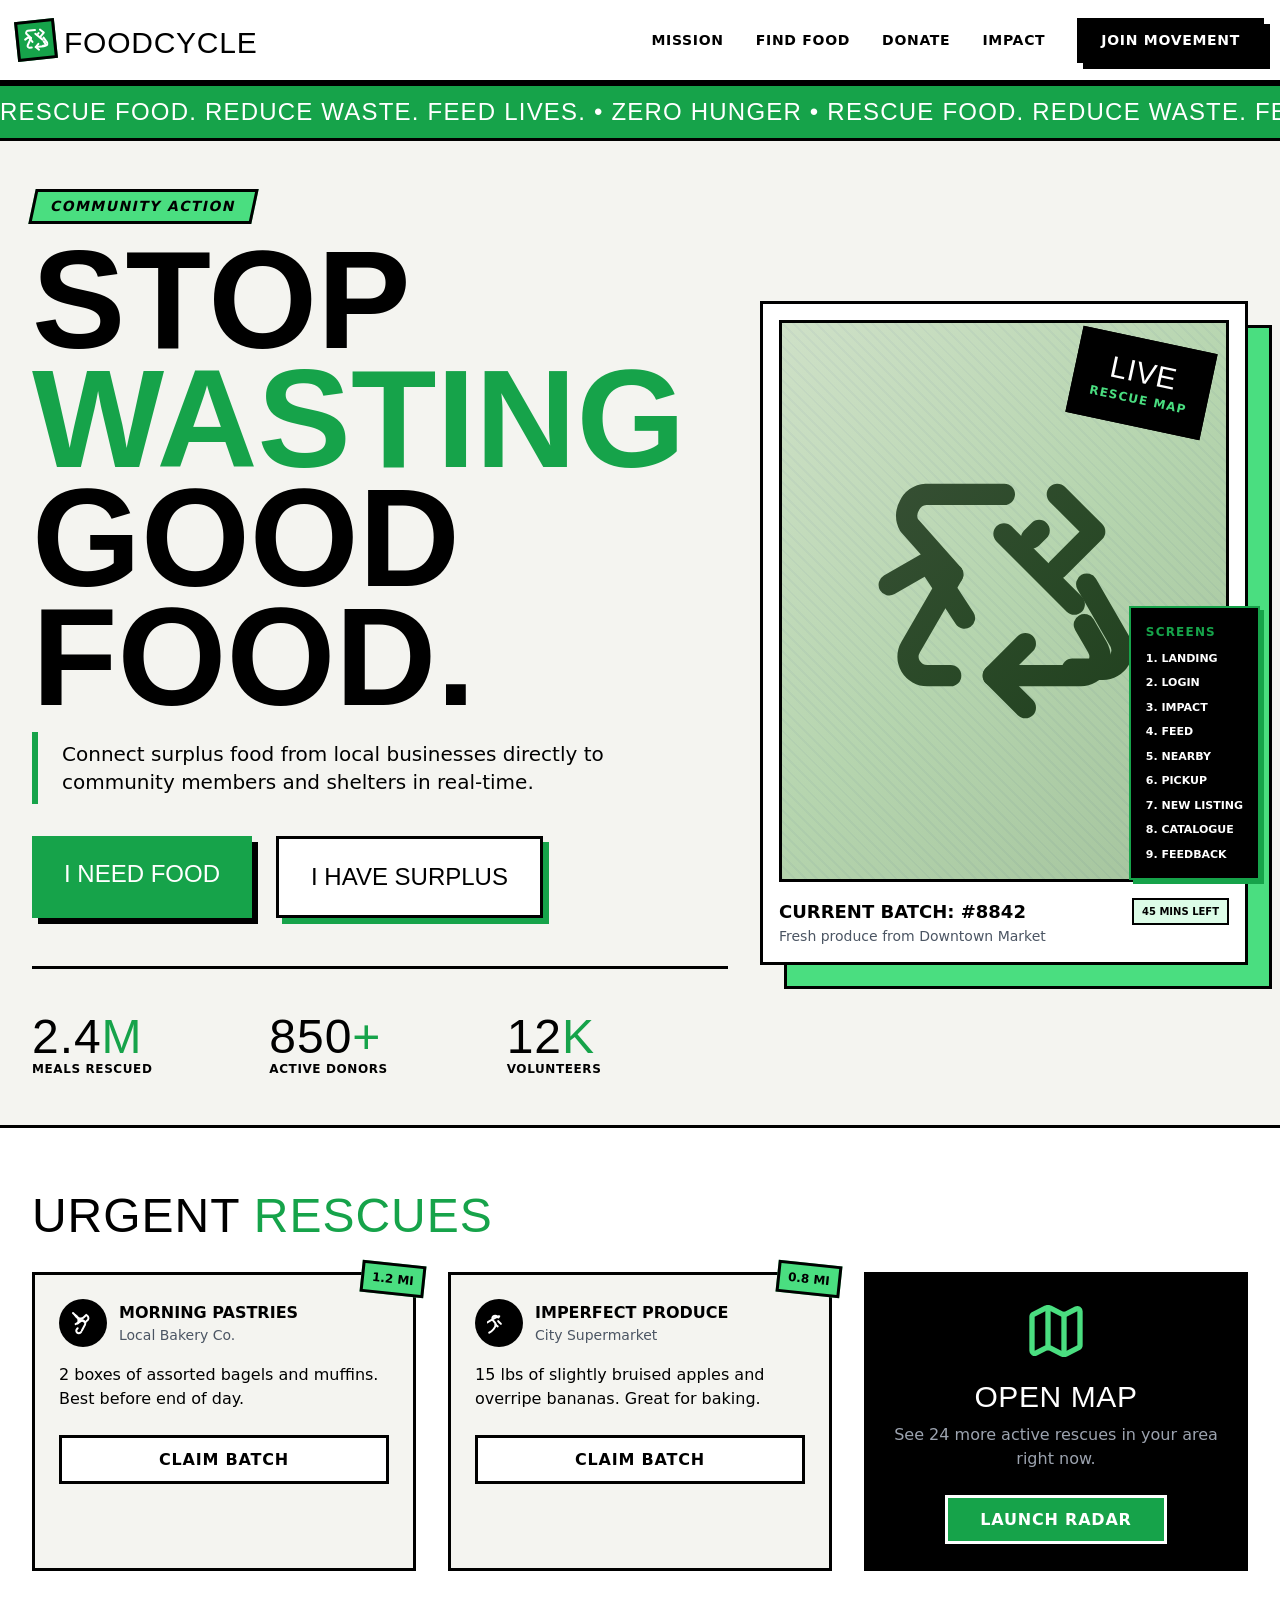
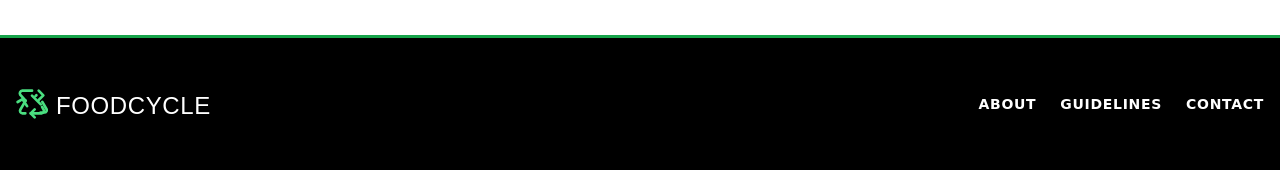
<file: index.html>
<!DOCTYPE html>
<html lang="en">
<head>
    <meta charset="UTF-8">
    <meta name="viewport" content="width=device-width, initial-scale=1.0">
    <title>FoodCycle — Community Food Rescue</title>
    <link rel="stylesheet" href="styles.css">
</head>
<body class="bg-page min-h-screen flex flex-col">

    <!-- Navigation -->
    <nav class="site-nav">
        <div class="nav-inner">
            <div class="logo">
                <div class="logo-icon">
                    <i data-icon="recycle" class="icon icon-lg" style="color:#fff"></i>
                </div>
                <span class="logo-text">FoodCycle</span>
            </div>

            <div class="nav-links">
                <a href="#">Mission</a>
                <a href="#">Find Food</a>
                <a href="#">Donate</a>
                <a href="impact.html">Impact</a>
                <a href="#" class="btn-nav">Join Movement</a>
            </div>

            <button class="mobile-menu-btn">
                <i data-icon="menu" class="icon icon-lg"></i>
            </button>
        </div>
    </nav>

    <!-- Marquee -->
    <div class="marquee-container">
        <div class="marquee-content">
            RESCUE FOOD. REDUCE WASTE. FEED LIVES. &bull; ZERO HUNGER &bull; RESCUE FOOD. REDUCE WASTE. FEED LIVES. &bull; ZERO HUNGER &bull; RESCUE FOOD. REDUCE WASTE. FEED LIVES. &bull; ZERO HUNGER &bull;
        </div>
    </div>

    <!-- Hero Section -->
    <main class="flex-grow">
        <div class="container" style="padding-top:3rem;padding-bottom:3rem">
            <div class="grid grid-cols-1 lg-grid-cols-12 gap-8" style="align-items:center">

                <!-- Hero Text -->
                <div style="grid-column:span 7" class="lg-col-span-7">
                    <div class="tag-skew mb-4">Community Action</div>

                    <h1 class="hero-text-giant mb-4">
                        Stop <br>
                        <span class="text-brand-600">Wasting</span><br>
                        Good Food.
                    </h1>

                    <p class="text-xl font-medium hero-accent-line mb-8" style="max-width:42rem">
                        Connect surplus food from local businesses directly to community members and shelters in real-time.
                    </p>

                    <div class="flex flex-col gap-6 sm-flex-row">
                        <a href="nearby.html" class="btn-primary">I Need Food</a>
                        <a href="new-listing.html" class="btn-secondary">I Have Surplus</a>
                    </div>

                    <!-- Quick Stats -->
                    <div class="hero-stats">
                        <div>
                            <div class="font-display text-4xl sm-text-5xl">2.4<span class="text-brand-600">M</span></div>
                            <div class="font-bold uppercase text-xs tracking-wider mt-1">Meals Rescued</div>
                        </div>
                        <div>
                            <div class="font-display text-4xl sm-text-5xl">850<span class="text-brand-600">+</span></div>
                            <div class="font-bold uppercase text-xs tracking-wider mt-1">Active Donors</div>
                        </div>
                        <div>
                            <div class="font-display text-4xl sm-text-5xl">12<span class="text-brand-600">K</span></div>
                            <div class="font-bold uppercase text-xs tracking-wider mt-1">Volunteers</div>
                        </div>
                    </div>
                </div>

                <!-- Hero Image -->
                <div style="grid-column:span 5" class="lg-col-span-5 relative">
                    <div class="hero-image-bg"></div>
                    <div class="hero-image-frame">
                        <div class="img-placeholder-stripes brutal-border" style="aspect-ratio:4/5;position:relative">
                            <div style="position:absolute;inset:0;background:linear-gradient(135deg,#a8d5a2 0%,#6ab864 50%,#3d8b37 100%);opacity:0.4"></div>
                            <i data-icon="recycle" class="icon icon-huge" style="color:rgba(0,0,0,0.15);position:relative;z-index:1"></i>

                            <!-- Overlay Badge -->
                            <div style="position:absolute;top:1rem;right:1rem;background:#000;color:#fff;padding:1rem;border:3px solid #000;transform:rotate(12deg);z-index:10">
                                <div class="font-display text-3xl text-center leading-none">LIVE</div>
                                <div class="font-bold text-xs uppercase tracking-widest text-brand-400 mt-1">Rescue Map</div>
                            </div>
                        </div>

                        <!-- Caption -->
                        <div class="flex items-start justify-between mt-4">
                            <div>
                                <h3 class="font-bold uppercase text-lg">Current Batch: #8842</h3>
                                <p class="text-sm font-medium text-gray-600">Fresh produce from Downtown Market</p>
                            </div>
                            <span class="badge-brand" style="padding:0.25rem 0.5rem;white-space:nowrap">45 mins left</span>
                        </div>
                    </div>
                </div>

            </div>
        </div>
    </main>

    <!-- Live Feed Teaser -->
    <section class="brutal-border-t bg-white">
        <div class="container py-16">
            <div class="flex justify-between items-end mb-8">
                <h2 class="font-display text-5xl sm-text-6xl">Urgent <span class="text-brand-600">Rescues</span></h2>
                <a href="feed.html" class="sm-flex items-center gap-2 font-bold uppercase tracking-wider hidden" style="display:none">
                    View All <i data-icon="arrow-right" class="icon icon-md"></i>
                </a>
            </div>

            <div class="grid grid-cols-1 md-grid-cols-3 gap-8">
                <!-- Card 1 -->
                <div class="card p-6 relative" style="background:var(--bg)">
                    <div class="nearby-distance bg-brand-400">1.2 mi</div>
                    <div class="flex items-center gap-3 mb-4">
                        <div style="width:3rem;height:3rem;background:#000;border-radius:9999px;display:flex;align-items:center;justify-content:center;color:#fff">
                            <i data-icon="croissant" class="icon icon-lg"></i>
                        </div>
                        <div>
                            <div class="font-bold uppercase">Morning Pastries</div>
                            <div class="text-sm font-medium text-gray-600">Local Bakery Co.</div>
                        </div>
                    </div>
                    <p class="font-medium mb-6">2 boxes of assorted bagels and muffins. Best before end of day.</p>
                    <button class="w-full brutal-border py-3 font-bold uppercase tracking-wider bg-white transition-colors" onmouseover="this.style.background='#000';this.style.color='#fff'" onmouseout="this.style.background='#fff';this.style.color='#000'">
                        Claim Batch
                    </button>
                </div>

                <!-- Card 2 -->
                <div class="card p-6 relative" style="background:var(--bg)">
                    <div class="nearby-distance bg-brand-400">0.8 mi</div>
                    <div class="flex items-center gap-3 mb-4">
                        <div style="width:3rem;height:3rem;background:#000;border-radius:9999px;display:flex;align-items:center;justify-content:center;color:#fff">
                            <i data-icon="carrot" class="icon icon-lg"></i>
                        </div>
                        <div>
                            <div class="font-bold uppercase">Imperfect Produce</div>
                            <div class="text-sm font-medium text-gray-600">City Supermarket</div>
                        </div>
                    </div>
                    <p class="font-medium mb-6">15 lbs of slightly bruised apples and overripe bananas. Great for baking.</p>
                    <button class="w-full brutal-border py-3 font-bold uppercase tracking-wider bg-white transition-colors" onmouseover="this.style.background='#000';this.style.color='#fff'" onmouseout="this.style.background='#fff';this.style.color='#000'">
                        Claim Batch
                    </button>
                </div>

                <!-- Card 3: CTA -->
                <div class="card p-6 flex flex-col justify-center items-center text-center" style="background:#000;color:#fff">
                    <i data-icon="map" class="icon icon-hero text-brand-400 mb-4"></i>
                    <h3 class="font-display text-3xl mb-2">Open Map</h3>
                    <p class="font-medium mb-6" style="color:var(--gray-400)">See 24 more active rescues in your area right now.</p>
                    <button class="brutal-border py-3 px-8 font-bold uppercase tracking-wider transition-colors" style="background:var(--brand-600);color:#fff;border-color:#fff" onmouseover="this.style.background='#fff';this.style.color='#000'" onmouseout="this.style.background='var(--brand-600)';this.style.color='#fff'">
                        Launch Radar
                    </button>
                </div>
            </div>
        </div>
    </section>

    <!-- Footer -->
    <footer class="site-footer">
        <div class="footer-inner">
            <div class="flex items-center gap-2">
                <i data-icon="recycle" class="icon icon-xl text-brand-400"></i>
                <span class="font-display text-2xl tracking-wide mt-1">FoodCycle</span>
            </div>
            <div class="footer-links">
                <a href="#">About</a>
                <a href="#">Guidelines</a>
                <a href="feedback.html">Contact</a>
            </div>
        </div>
    </footer>

    <script src="icons.js"></script>
    <script src="nav.js"></script>
</body>
</html>
</file>
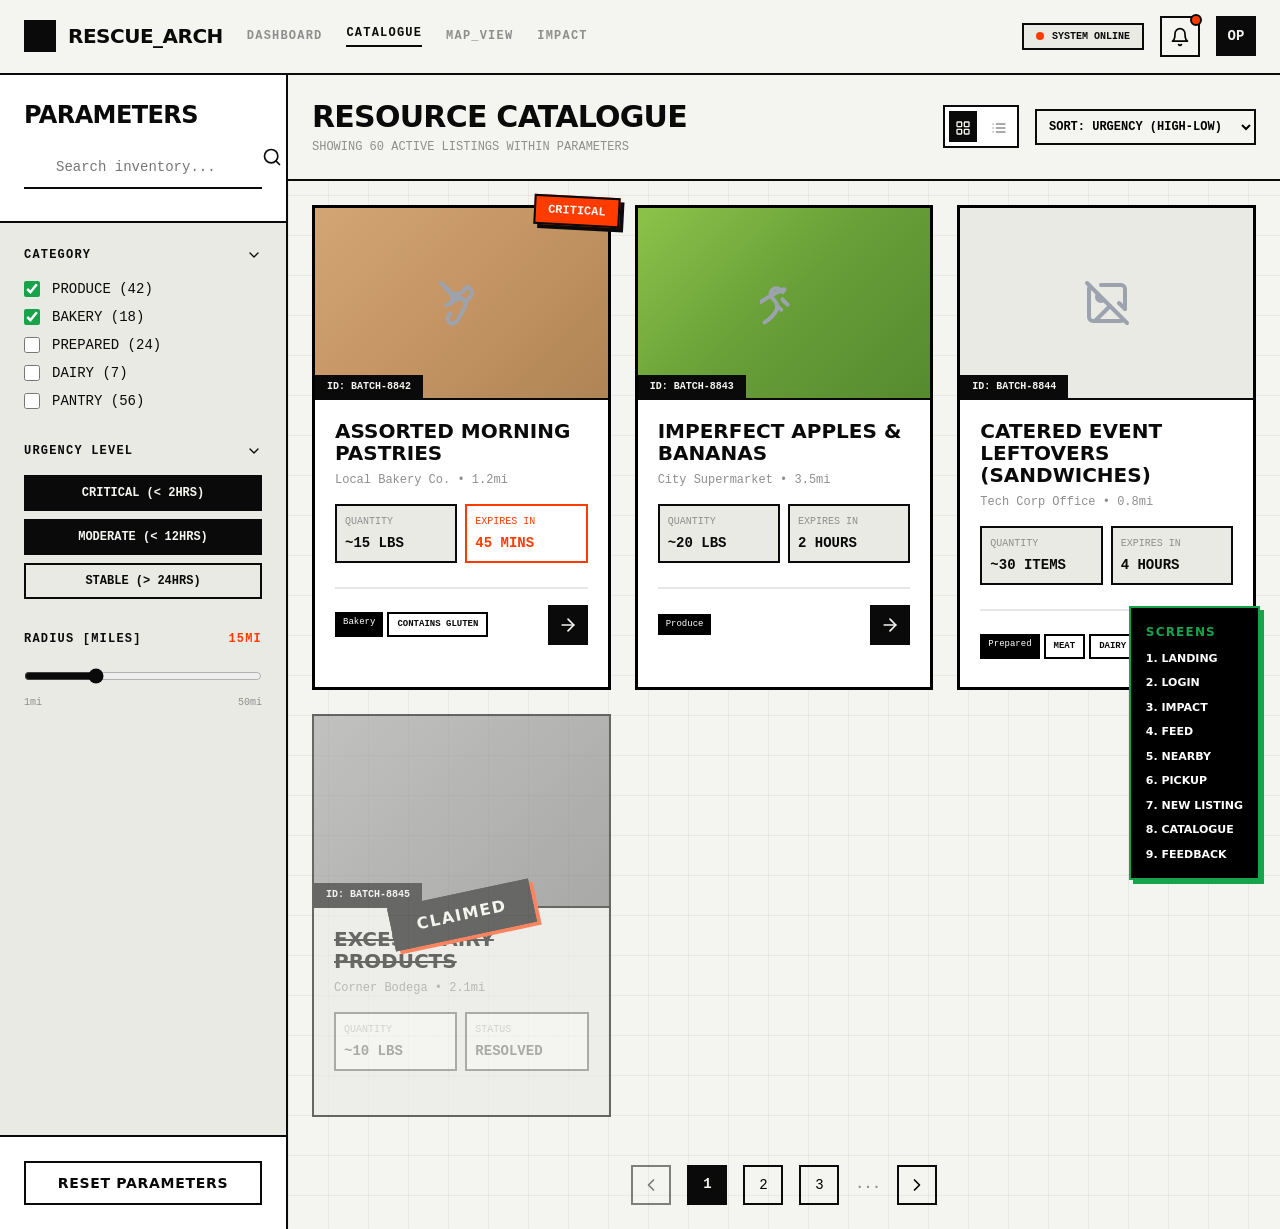
<file: catalogue.html>
<!DOCTYPE html>
<html lang="en">
<head>
    <meta charset="UTF-8">
    <meta name="viewport" content="width=device-width, initial-scale=1.0">
    <title>RESCUE_ARCH | CATALOGUE</title>
    <link rel="stylesheet" href="styles.css">
</head>
<body class="min-h-screen flex flex-col custom-scrollbar" style="background-color:var(--arch-white);color:var(--arch-black)">

    <!-- Top Navigation -->
    <header class="arch-border-b flex justify-between items-center px-6 py-4 sticky z-50" style="top:0;background:var(--arch-white)">
        <div class="flex items-center gap-6">
            <div class="flex items-center gap-3">
                <div style="width:2rem;height:2rem;background:var(--arch-black);display:flex;align-items:center;justify-content:center">
                    <i data-icon="layers" class="icon icon-md" style="color:var(--arch-white)"></i>
                </div>
                <span class="font-bold tracking-tight text-xl uppercase">Rescue_Arch</span>
            </div>
            <nav class="md-flex hidden items-center gap-6 font-mono text-xs font-bold uppercase tracking-widest">
                <a href="index.html" class="transition-colors" style="color:var(--arch-gray)" onmouseover="this.style.color='var(--arch-black)'" onmouseout="this.style.color='var(--arch-gray)'">Dashboard</a>
                <a href="#" style="color:var(--arch-black);border-bottom:2px solid var(--arch-black);padding-bottom:0.25rem">Catalogue</a>
                <a href="#" class="transition-colors" style="color:var(--arch-gray)" onmouseover="this.style.color='var(--arch-black)'" onmouseout="this.style.color='var(--arch-gray)'">Map_View</a>
                <a href="impact.html" class="transition-colors" style="color:var(--arch-gray)" onmouseover="this.style.color='var(--arch-black)'" onmouseout="this.style.color='var(--arch-gray)'">Impact</a>
            </nav>
        </div>
        <div class="flex items-center gap-4">
            <div class="sm-flex hidden items-center gap-2 arch-border px-3 py-1" style="background:var(--arch-light)">
                <span class="pulse" style="width:0.5rem;height:0.5rem;background:var(--arch-accent);border-radius:9999px;display:inline-block"></span>
                <span class="font-mono font-bold uppercase" style="font-size:0.625rem">System Online</span>
            </div>
            <button class="arch-border p-2 relative transition-colors" onmouseover="this.style.background='var(--arch-black)';this.style.color='var(--arch-white)'" onmouseout="this.style.background='transparent';this.style.color='var(--arch-black)'">
                <i data-icon="bell" class="icon icon-md"></i>
                <span class="absolute arch-border" style="top:-0.25rem;right:-0.25rem;width:0.75rem;height:0.75rem;background:var(--arch-accent);border-radius:9999px"></span>
            </button>
            <div class="arch-border font-bold font-mono text-sm" style="width:2.5rem;height:2.5rem;background:var(--arch-black);color:var(--arch-white);display:flex;align-items:center;justify-content:center">
                OP
            </div>
        </div>
    </header>

    <!-- Main Layout -->
    <div class="flex flex-1 overflow-hidden">

        <!-- Sidebar Filters -->
        <aside class="arch-border-r lg-flex hidden flex-col overflow-y-auto custom-scrollbar" style="width:18rem;background:var(--arch-light);flex-shrink:0">
            <div class="p-6 arch-border-b bg-white">
                <h2 class="font-bold text-2xl uppercase tracking-tight mb-4">Parameters</h2>
                <div class="relative mb-2">
                    <input type="text" placeholder="Search inventory..." class="arch-input-sm" style="padding-left:2rem">
                    <i data-icon="search" class="icon icon-md absolute" style="left:0;bottom:0.75rem;color:var(--arch-gray)"></i>
                </div>
            </div>

            <div class="p-6 flex-1 space-y-8">
                <!-- Category Filter -->
                <div>
                    <h3 class="font-mono text-xs font-bold uppercase tracking-widest mb-4 flex justify-between items-center">
                        Category <i data-icon="chevron-down" class="icon icon-sm"></i>
                    </h3>
                    <div class="space-y-2">
                        <label class="flex items-center gap-3 cursor-pointer"><input type="checkbox" checked class="checkbox-brutal" style="width:1rem;height:1rem"><span class="font-mono text-sm uppercase">Produce (42)</span></label>
                        <label class="flex items-center gap-3 cursor-pointer"><input type="checkbox" checked class="checkbox-brutal" style="width:1rem;height:1rem"><span class="font-mono text-sm uppercase">Bakery (18)</span></label>
                        <label class="flex items-center gap-3 cursor-pointer"><input type="checkbox" class="checkbox-brutal" style="width:1rem;height:1rem"><span class="font-mono text-sm uppercase">Prepared (24)</span></label>
                        <label class="flex items-center gap-3 cursor-pointer"><input type="checkbox" class="checkbox-brutal" style="width:1rem;height:1rem"><span class="font-mono text-sm uppercase">Dairy (7)</span></label>
                        <label class="flex items-center gap-3 cursor-pointer"><input type="checkbox" class="checkbox-brutal" style="width:1rem;height:1rem"><span class="font-mono text-sm uppercase">Pantry (56)</span></label>
                    </div>
                </div>

                <!-- Urgency Filter -->
                <div>
                    <h3 class="font-mono text-xs font-bold uppercase tracking-widest mb-4 flex justify-between items-center">
                        Urgency Level <i data-icon="chevron-down" class="icon icon-sm"></i>
                    </h3>
                    <div class="flex flex-col gap-2">
                        <div><input type="checkbox" id="urg-high" class="sr-only filter-checkbox" checked><label for="urg-high" class="block w-full text-center py-2 arch-border font-mono text-xs font-bold uppercase cursor-pointer transition-colors">Critical (&lt; 2hrs)</label></div>
                        <div><input type="checkbox" id="urg-med" class="sr-only filter-checkbox" checked><label for="urg-med" class="block w-full text-center py-2 arch-border font-mono text-xs font-bold uppercase cursor-pointer transition-colors">Moderate (&lt; 12hrs)</label></div>
                        <div><input type="checkbox" id="urg-low" class="sr-only filter-checkbox"><label for="urg-low" class="block w-full text-center py-2 arch-border font-mono text-xs font-bold uppercase cursor-pointer transition-colors">Stable (&gt; 24hrs)</label></div>
                    </div>
                </div>

                <!-- Distance Filter -->
                <div>
                    <h3 class="font-mono text-xs font-bold uppercase tracking-widest mb-4 flex justify-between items-center">
                        Radius [Miles] <span class="text-arch-accent">15mi</span>
                    </h3>
                    <input type="range" min="1" max="50" value="15" class="w-full arch-border" style="height:0.5rem;accent-color:var(--arch-black)">
                    <div class="flex justify-between font-mono mt-2" style="font-size:0.625rem;color:var(--arch-gray)">
                        <span>1mi</span><span>50mi</span>
                    </div>
                </div>
            </div>

            <div class="p-6 arch-border-t bg-white">
                <button class="arch-btn-outline w-full text-xs">Reset Parameters</button>
            </div>
        </aside>

        <!-- Main Content Area -->
        <main class="flex-1 flex flex-col min-w-0 bg-blueprint relative">

            <!-- Header/Controls -->
            <div class="p-6 arch-border-b sticky z-40 flex flex-col gap-4" style="top:0;background:rgba(244,244,240,0.9);backdrop-filter:blur(4px)">
                <div class="flex justify-between items-start sm-items-center" style="flex-wrap:wrap;gap:1rem">
                    <div>
                        <h1 class="font-bold text-3xl uppercase tracking-tight mb-1">Resource Catalogue</h1>
                        <p class="font-mono text-xs uppercase" style="color:var(--arch-gray)">Showing 60 active listings within parameters</p>
                    </div>
                    <div class="flex items-center gap-4">
                        <div class="flex items-center gap-2 arch-border bg-white p-1">
                            <button style="padding:0.375rem;background:var(--arch-black);color:var(--arch-white)"><i data-icon="grid" class="icon icon-sm"></i></button>
                            <button style="padding:0.375rem;color:var(--arch-gray)"><i data-icon="list" class="icon icon-sm"></i></button>
                        </div>
                        <select class="arch-border p-2 font-mono text-xs font-bold uppercase" style="background:var(--arch-white);outline:none">
                            <option>Sort: Urgency (High-Low)</option>
                            <option>Sort: Distance (Nearest)</option>
                            <option>Sort: Quantity (High-Low)</option>
                            <option>Sort: Newest First</option>
                        </select>
                    </div>
                </div>
            </div>

            <!-- Grid Layout -->
            <div class="flex-1 overflow-y-auto p-6 custom-scrollbar">
                <div class="grid grid-cols-1 md-grid-cols-2 xl-grid-cols-3 gap-6" style="max-width:80rem;margin:0 auto">

                    <!-- Item Card 1 (Critical) -->
                    <article class="card-hover flex flex-col relative">
                        <div class="critical-badge">Critical</div>
                        <div class="catalogue-img img-placeholder" style="background:linear-gradient(135deg,#d4a574,#c49464,#b08454)">
                            <i data-icon="croissant" class="icon icon-2xl" style="opacity:0.3"></i>
                            <div class="img-id">ID: BATCH-8842</div>
                        </div>
                        <div class="p-5 flex-1 flex flex-col">
                            <h3 class="font-bold text-xl uppercase leading-tight mb-2">Assorted Morning Pastries</h3>
                            <p class="font-mono text-xs mb-4" style="color:var(--arch-gray)">Local Bakery Co. &bull; 1.2mi</p>
                            <div class="grid grid-cols-2 gap-2 mb-6 font-mono uppercase" style="font-size:0.625rem">
                                <div class="arch-border p-2" style="background:var(--arch-light)">
                                    <span class="block mb-1" style="color:var(--arch-gray)">Quantity</span>
                                    <span class="font-bold text-sm">~15 lbs</span>
                                </div>
                                <div class="arch-border p-2" style="border-color:var(--arch-accent);color:var(--arch-accent)">
                                    <span class="block mb-1">Expires In</span>
                                    <span class="font-bold text-sm">45 mins</span>
                                </div>
                            </div>
                            <div class="flex items-center justify-between mt-auto pt-4" style="border-top:2px solid rgba(10,10,10,0.1)">
                                <div class="flex gap-1">
                                    <span class="badge-black">Bakery</span>
                                    <span class="badge-outline">Contains Gluten</span>
                                </div>
                                <button style="width:2.5rem;height:2.5rem;background:var(--arch-black);color:var(--arch-white);display:flex;align-items:center;justify-content:center;border:none;cursor:pointer;transition:background 0.2s" onmouseover="this.style.background='var(--arch-accent)'" onmouseout="this.style.background='var(--arch-black)'">
                                    <i data-icon="arrow-right" class="icon icon-md"></i>
                                </button>
                            </div>
                        </div>
                    </article>

                    <!-- Item Card 2 -->
                    <article class="card-hover flex flex-col relative">
                        <div class="catalogue-img img-placeholder" style="background:linear-gradient(135deg,#8bc34a,#689f38,#558b2f)">
                            <i data-icon="carrot" class="icon icon-2xl" style="opacity:0.3"></i>
                            <div class="img-id">ID: BATCH-8843</div>
                        </div>
                        <div class="p-5 flex-1 flex flex-col">
                            <h3 class="font-bold text-xl uppercase leading-tight mb-2">Imperfect Apples & Bananas</h3>
                            <p class="font-mono text-xs mb-4" style="color:var(--arch-gray)">City Supermarket &bull; 3.5mi</p>
                            <div class="grid grid-cols-2 gap-2 mb-6 font-mono uppercase" style="font-size:0.625rem">
                                <div class="arch-border p-2" style="background:var(--arch-light)">
                                    <span class="block mb-1" style="color:var(--arch-gray)">Quantity</span>
                                    <span class="font-bold text-sm">~20 lbs</span>
                                </div>
                                <div class="arch-border p-2" style="background:var(--arch-light)">
                                    <span class="block mb-1" style="color:var(--arch-gray)">Expires In</span>
                                    <span class="font-bold text-sm">2 hours</span>
                                </div>
                            </div>
                            <div class="flex items-center justify-between mt-auto pt-4" style="border-top:2px solid rgba(10,10,10,0.1)">
                                <div class="flex gap-1"><span class="badge-black">Produce</span></div>
                                <button style="width:2.5rem;height:2.5rem;background:var(--arch-black);color:var(--arch-white);display:flex;align-items:center;justify-content:center;border:none;cursor:pointer;transition:background 0.2s" onmouseover="this.style.background='var(--arch-accent)'" onmouseout="this.style.background='var(--arch-black)'">
                                    <i data-icon="arrow-right" class="icon icon-md"></i>
                                </button>
                            </div>
                        </div>
                    </article>

                    <!-- Item Card 3 -->
                    <article class="card-hover flex flex-col relative">
                        <div class="catalogue-img img-placeholder flex items-center justify-center" style="background:var(--arch-light)">
                            <i data-icon="image-off" class="icon icon-2xl" style="opacity:0.3;color:var(--arch-gray)"></i>
                            <div class="img-id">ID: BATCH-8844</div>
                        </div>
                        <div class="p-5 flex-1 flex flex-col">
                            <h3 class="font-bold text-xl uppercase leading-tight mb-2">Catered Event Leftovers (Sandwiches)</h3>
                            <p class="font-mono text-xs mb-4" style="color:var(--arch-gray)">Tech Corp Office &bull; 0.8mi</p>
                            <div class="grid grid-cols-2 gap-2 mb-6 font-mono uppercase" style="font-size:0.625rem">
                                <div class="arch-border p-2" style="background:var(--arch-light)">
                                    <span class="block mb-1" style="color:var(--arch-gray)">Quantity</span>
                                    <span class="font-bold text-sm">~30 items</span>
                                </div>
                                <div class="arch-border p-2" style="background:var(--arch-light)">
                                    <span class="block mb-1" style="color:var(--arch-gray)">Expires In</span>
                                    <span class="font-bold text-sm">4 hours</span>
                                </div>
                            </div>
                            <div class="flex items-center justify-between mt-auto pt-4" style="border-top:2px solid rgba(10,10,10,0.1)">
                                <div class="flex gap-1 flex-wrap">
                                    <span class="badge-black">Prepared</span>
                                    <span class="badge-outline">Meat</span>
                                    <span class="badge-outline">Dairy</span>
                                </div>
                                <button style="width:2.5rem;height:2.5rem;background:var(--arch-black);color:var(--arch-white);display:flex;align-items:center;justify-content:center;border:none;cursor:pointer;flex-shrink:0;transition:background 0.2s" onmouseover="this.style.background='var(--arch-accent)'" onmouseout="this.style.background='var(--arch-black)'">
                                    <i data-icon="arrow-right" class="icon icon-md"></i>
                                </button>
                            </div>
                        </div>
                    </article>

                    <!-- Item Card 4 (Claimed) -->
                    <article class="arch-border flex flex-col relative opacity-60" style="background:var(--arch-light)">
                        <div class="absolute inset-0 bg-blueprint pointer-events-none z-20" style="opacity:0.2"></div>
                        <div class="claimed-overlay"><div class="claimed-stamp">CLAIMED</div></div>
                        <div class="catalogue-img grayscale" style="background:linear-gradient(135deg,#90a4ae,#78909c,#607d8b)">
                            <div class="img-id">ID: BATCH-8845</div>
                        </div>
                        <div class="p-5 flex-1 flex flex-col">
                            <h3 class="font-bold text-xl uppercase leading-tight mb-2 line-through">Excess Dairy Products</h3>
                            <p class="font-mono text-xs mb-4" style="color:var(--arch-gray)">Corner Bodega &bull; 2.1mi</p>
                            <div class="grid grid-cols-2 gap-2 mb-6 font-mono uppercase opacity-50" style="font-size:0.625rem">
                                <div class="arch-border p-2 bg-white"><span class="block mb-1" style="color:var(--arch-gray)">Quantity</span><span class="font-bold text-sm">~10 lbs</span></div>
                                <div class="arch-border p-2 bg-white"><span class="block mb-1" style="color:var(--arch-gray)">Status</span><span class="font-bold text-sm">Resolved</span></div>
                            </div>
                        </div>
                    </article>

                </div>

                <!-- Pagination -->
                <div class="pagination mt-12">
                    <button class="page-btn opacity-50 cursor-not-allowed"><i data-icon="chevron-left" class="icon icon-md"></i></button>
                    <span class="page-btn-active">1</span>
                    <button class="page-btn">2</button>
                    <button class="page-btn">3</button>
                    <span style="color:var(--arch-gray)">...</span>
                    <button class="page-btn"><i data-icon="chevron-right" class="icon icon-md"></i></button>
                </div>
            </div>
        </main>
    </div>

    <script src="icons.js"></script>
    <script src="nav.js"></script>
</body>
</html>
</file>
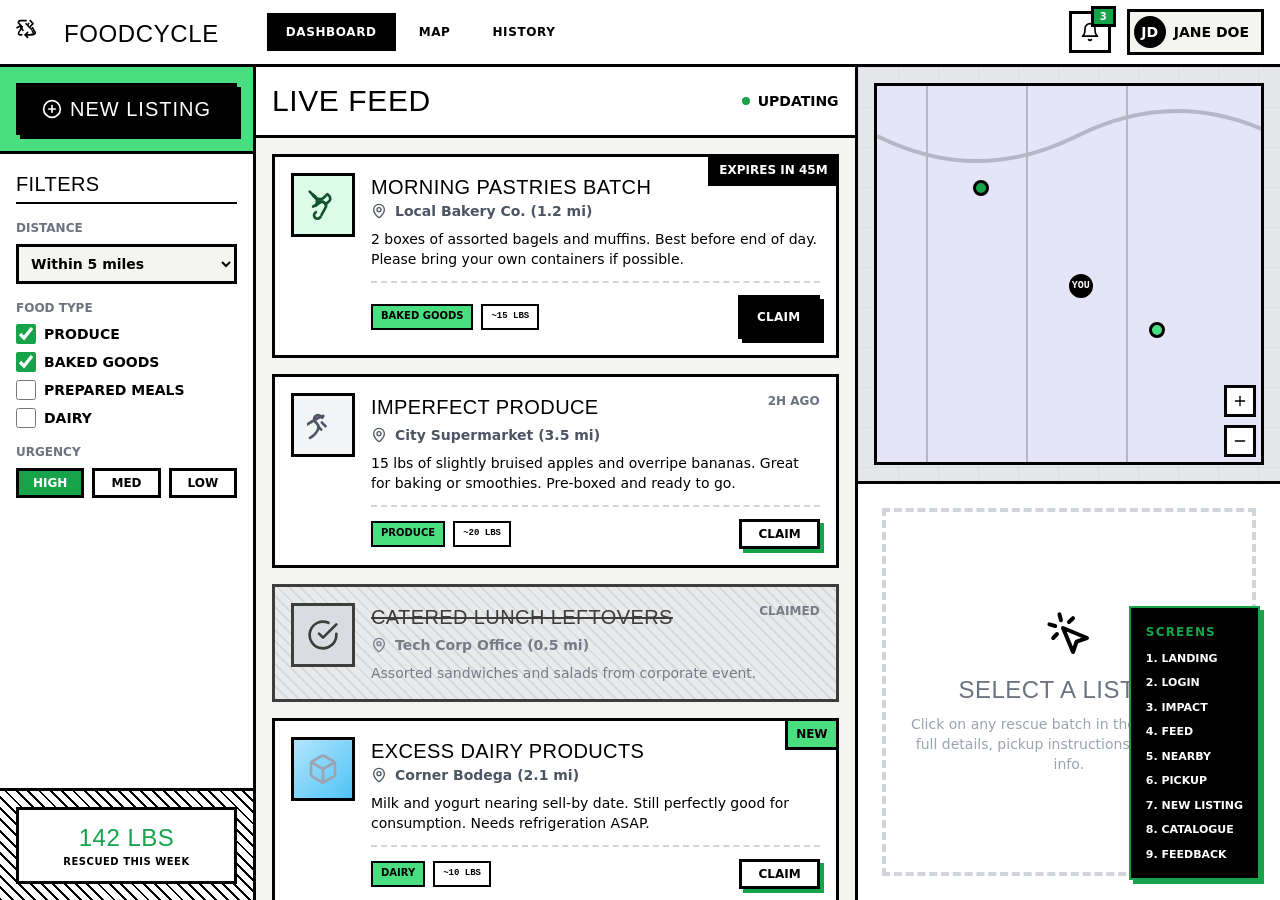
<file: feed.html>
<!DOCTYPE html>
<html lang="en">
<head>
    <meta charset="UTF-8">
    <meta name="viewport" content="width=device-width, initial-scale=1.0">
    <title>FoodCycle - Workspace</title>
    <link rel="stylesheet" href="styles.css">
</head>
<body class="bg-page flex flex-col overflow-hidden" style="height:100vh;color:#000">

    <!-- Top Navigation Bar -->
    <nav class="brutal-border-b bg-white" style="flex-shrink:0;z-index:50">
        <div class="flex justify-between items-center px-4" style="height:4rem">
            <div class="flex items-center gap-4">
                <div class="logo-icon" style="width:2rem;height:2rem"><i data-icon="recycle" class="icon icon-md" style="color:#fff"></i></div>
                <span class="font-display text-2xl tracking-wide mt-1">FoodCycle</span>
                <div class="md-flex hidden ml-8 space-x-1">
                    <a href="index.html" class="px-4 py-2 bg-black text-white font-bold uppercase text-xs tracking-wider brutal-border">Dashboard</a>
                    <a href="#" class="px-4 py-2 font-bold uppercase text-xs tracking-wider brutal-border transition-colors" style="border-color:transparent" onmouseover="this.style.borderColor='#000';this.style.background='var(--brand-50)'" onmouseout="this.style.borderColor='transparent';this.style.background='transparent'">Map</a>
                    <a href="#" class="px-4 py-2 font-bold uppercase text-xs tracking-wider brutal-border transition-colors" style="border-color:transparent" onmouseover="this.style.borderColor='#000';this.style.background='var(--brand-50)'" onmouseout="this.style.borderColor='transparent';this.style.background='transparent'">History</a>
                </div>
            </div>
            <div class="flex items-center gap-4">
                <button class="p-2 brutal-border relative transition-colors" onmouseover="this.style.background='var(--brand-400)'" onmouseout="this.style.background='transparent'">
                    <i data-icon="bell" class="icon icon-md"></i>
                    <span class="absolute brutal-border" style="top:-0.5rem;right:-0.5rem;background:var(--brand-600);color:#fff;font-size:0.625rem;font-weight:700;padding:0.125rem 0.375rem">3</span>
                </button>
                <div class="flex items-center gap-2 brutal-border p-1" style="padding-right:0.75rem;background:var(--bg)">
                    <div style="width:2rem;height:2rem;background:#000;border-radius:9999px;display:flex;align-items:center;justify-content:center;color:#fff;font-weight:700;font-size:0.875rem">JD</div>
                    <span class="font-bold text-sm uppercase sm-block hidden">Jane Doe</span>
                </div>
            </div>
        </div>
    </nav>

    <!-- Main Workspace Area -->
    <div class="flex flex-1 overflow-hidden">

        <!-- Left Sidebar -->
        <aside class="brutal-border-r bg-white lg-flex hidden flex-col overflow-y-auto" style="width:16rem;flex-shrink:0">
            <div class="p-4 brutal-border-b bg-brand-400">
                <button class="w-full bg-black text-white py-3 font-display text-xl uppercase tracking-wider brutal-shadow-sm flex items-center justify-center gap-2 transition-colors" style="border:none;cursor:pointer" onmouseover="this.style.background='var(--brand-600)'" onmouseout="this.style.background='#000'">
                    <i data-icon="plus-circle" class="icon icon-md"></i> New Listing
                </button>
            </div>

            <div class="p-4 flex-1">
                <h3 class="font-display text-xl uppercase mb-4" style="border-bottom:2px solid #000;padding-bottom:0.25rem">Filters</h3>
                <div class="space-y-4">
                    <div>
                        <label class="font-bold uppercase text-xs text-gray-500 block mb-2">Distance</label>
                        <select class="w-full brutal-border p-2 font-bold text-sm" style="background:var(--bg);outline:none">
                            <option>Within 5 miles</option><option>Within 10 miles</option><option>Within 25 miles</option><option>Any distance</option>
                        </select>
                    </div>
                    <div>
                        <label class="font-bold uppercase text-xs text-gray-500 block mb-2">Food Type</label>
                        <div class="space-y-2">
                            <label class="flex items-center gap-2 cursor-pointer"><input type="checkbox" checked class="checkbox-brutal"><span class="font-bold text-sm uppercase">Produce</span></label>
                            <label class="flex items-center gap-2 cursor-pointer"><input type="checkbox" checked class="checkbox-brutal"><span class="font-bold text-sm uppercase">Baked Goods</span></label>
                            <label class="flex items-center gap-2 cursor-pointer"><input type="checkbox" class="checkbox-brutal"><span class="font-bold text-sm uppercase">Prepared Meals</span></label>
                            <label class="flex items-center gap-2 cursor-pointer"><input type="checkbox" class="checkbox-brutal"><span class="font-bold text-sm uppercase">Dairy</span></label>
                        </div>
                    </div>
                    <div>
                        <label class="font-bold uppercase text-xs text-gray-500 block mb-2">Urgency</label>
                        <div class="flex gap-2">
                            <button class="flex-1 py-1 brutal-border font-bold text-xs uppercase" style="background:var(--brand-600);color:#fff">High</button>
                            <button class="flex-1 py-1 brutal-border font-bold text-xs uppercase bg-white transition-colors" onmouseover="this.style.background='var(--gray-100)'" onmouseout="this.style.background='#fff'">Med</button>
                            <button class="flex-1 py-1 brutal-border font-bold text-xs uppercase bg-white transition-colors" onmouseover="this.style.background='var(--gray-100)'" onmouseout="this.style.background='#fff'">Low</button>
                        </div>
                    </div>
                </div>
            </div>

            <div class="p-4 brutal-border-t bg-stripes">
                <div class="bg-white brutal-border p-3 text-center">
                    <div class="font-display text-2xl text-brand-600">142 lbs</div>
                    <div class="font-bold uppercase tracking-wider" style="font-size:0.625rem">Rescued this week</div>
                </div>
            </div>
        </aside>

        <!-- Center Column: Feed -->
        <main class="flex-1 flex flex-col min-w-0 brutal-border-r bg-page">
            <div class="p-4 brutal-border-b bg-white flex justify-between items-center" style="flex-shrink:0">
                <h2 class="font-display text-3xl uppercase">Live Feed</h2>
                <div class="flex items-center gap-2 text-sm font-bold uppercase">
                    <span class="pulse" style="width:0.5rem;height:0.5rem;border-radius:9999px;background:var(--brand-600);display:inline-block"></span>
                    Updating
                </div>
            </div>

            <div class="flex-1 overflow-y-auto feed-scroll p-4 space-y-4">

                <!-- Feed Item 1 (Urgent) -->
                <article class="feed-item">
                    <div class="feed-item-expiry">Expires in 45m</div>
                    <div class="flex gap-4">
                        <div class="brutal-border flex-shrink-0 flex items-center justify-center" style="width:4rem;height:4rem;background:var(--brand-100)">
                            <i data-icon="croissant" class="icon icon-xl text-brand-900"></i>
                        </div>
                        <div class="flex-1 min-w-0">
                            <h3 class="font-display text-xl uppercase truncate" style="padding-right:6rem">Morning Pastries Batch</h3>
                            <div class="text-sm font-bold text-gray-600 mb-2 flex items-center gap-2">
                                <i data-icon="map-pin" class="icon icon-sm"></i> Local Bakery Co. (1.2 mi)
                            </div>
                            <p class="text-sm font-medium mb-3 line-clamp-2">2 boxes of assorted bagels and muffins. Best before end of day. Please bring your own containers if possible.</p>
                            <div class="feed-divider flex items-center justify-between">
                                <div class="flex gap-2">
                                    <span class="badge-green">Baked Goods</span>
                                    <span class="badge-outline">~15 lbs</span>
                                </div>
                                <button class="btn-black">Claim</button>
                            </div>
                        </div>
                    </div>
                </article>

                <!-- Feed Item 2 -->
                <article class="feed-item">
                    <div class="flex gap-4">
                        <div class="brutal-border flex-shrink-0 flex items-center justify-center" style="width:4rem;height:4rem;background:var(--gray-100)">
                            <i data-icon="carrot" class="icon icon-xl text-gray-600"></i>
                        </div>
                        <div class="flex-1 min-w-0">
                            <div class="flex justify-between items-start mb-1">
                                <h3 class="font-display text-xl uppercase truncate">Imperfect Produce</h3>
                                <span class="text-xs font-bold text-gray-500 uppercase">2h ago</span>
                            </div>
                            <div class="text-sm font-bold text-gray-600 mb-2 flex items-center gap-2">
                                <i data-icon="map-pin" class="icon icon-sm"></i> City Supermarket (3.5 mi)
                            </div>
                            <p class="text-sm font-medium mb-3 line-clamp-2">15 lbs of slightly bruised apples and overripe bananas. Great for baking or smoothies. Pre-boxed and ready to go.</p>
                            <div class="feed-divider flex items-center justify-between">
                                <div class="flex gap-2">
                                    <span class="badge-green">Produce</span>
                                    <span class="badge-outline">~20 lbs</span>
                                </div>
                                <button class="brutal-border px-4 py-1 font-bold text-xs uppercase transition-colors" style="box-shadow:4px 4px 0 var(--brand-600);background:#fff" onmouseover="this.style.background='var(--brand-400)'" onmouseout="this.style.background='#fff'">Claim</button>
                            </div>
                        </div>
                    </div>
                </article>

                <!-- Feed Item 3 (Claimed) -->
                <article class="feed-item-claimed">
                    <div class="absolute inset-0 bg-stripes pointer-events-none" style="opacity:0.1"></div>
                    <div class="flex gap-4 relative z-10">
                        <div class="brutal-border flex-shrink-0 flex items-center justify-center" style="width:4rem;height:4rem;background:var(--gray-300)">
                            <i data-icon="check-circle" class="icon icon-xl"></i>
                        </div>
                        <div class="flex-1 min-w-0">
                            <div class="flex justify-between items-start mb-1">
                                <h3 class="font-display text-xl uppercase truncate line-through">Catered Lunch Leftovers</h3>
                                <span class="text-xs font-bold text-gray-600 uppercase">Claimed</span>
                            </div>
                            <div class="text-sm font-bold text-gray-600 mb-2 flex items-center gap-2">
                                <i data-icon="map-pin" class="icon icon-sm"></i> Tech Corp Office (0.5 mi)
                            </div>
                            <p class="text-sm font-medium line-clamp-1 text-gray-600">Assorted sandwiches and salads from corporate event.</p>
                        </div>
                    </div>
                </article>

                <!-- Feed Item 4 -->
                <article class="feed-item">
                    <div class="feed-item-new">New</div>
                    <div class="flex gap-4">
                        <div class="brutal-border flex-shrink-0 overflow-hidden" style="width:4rem;height:4rem;background:var(--brand-100)">
                            <div class="img-placeholder w-full h-full" style="background:linear-gradient(135deg,#b3e5fc,#81d4fa,#4fc3f7)">
                                <i data-icon="box" class="icon icon-xl" style="opacity:0.4"></i>
                            </div>
                        </div>
                        <div class="flex-1 min-w-0">
                            <h3 class="font-display text-xl uppercase truncate" style="padding-right:4rem">Excess Dairy Products</h3>
                            <div class="text-sm font-bold text-gray-600 mb-2 flex items-center gap-2">
                                <i data-icon="map-pin" class="icon icon-sm"></i> Corner Bodega (2.1 mi)
                            </div>
                            <p class="text-sm font-medium mb-3 line-clamp-2">Milk and yogurt nearing sell-by date. Still perfectly good for consumption. Needs refrigeration ASAP.</p>
                            <div class="feed-divider flex items-center justify-between">
                                <div class="flex gap-2">
                                    <span class="badge-green">Dairy</span>
                                    <span class="badge-outline">~10 lbs</span>
                                </div>
                                <button class="brutal-border px-4 py-1 font-bold text-xs uppercase transition-colors" style="box-shadow:4px 4px 0 var(--brand-600);background:#fff" onmouseover="this.style.background='var(--brand-400)'" onmouseout="this.style.background='#fff'">Claim</button>
                            </div>
                        </div>
                    </div>
                </article>

            </div>
        </main>

        <!-- Right Column: Map & Details -->
        <aside class="xl-flex hidden flex-col bg-white" style="width:33%">
            <!-- Map Placeholder -->
            <div class="brutal-border-b relative" style="height:50%;background:var(--gray-200)">
                <div class="absolute inset-0 bg-grid" style="opacity:0.3"></div>
                <div class="absolute inset-0 p-4">
                    <div class="brutal-border w-full h-full relative overflow-hidden" style="background:#e5e5f7">
                        <svg class="absolute inset-0 w-full h-full" style="opacity:0.2" xmlns="http://www.w3.org/2000/svg">
                            <path d="M0,50 Q100,100 200,50 T400,50" fill="none" stroke="black" stroke-width="4"/>
                            <path d="M50,0 L50,400 M150,0 L150,400 M250,0 L250,400" fill="none" stroke="black" stroke-width="2"/>
                        </svg>
                        <div class="bounce absolute" style="top:25%;left:25%;width:1rem;height:1rem;background:var(--brand-600);border:3px solid #000;border-radius:9999px"></div>
                        <div class="absolute font-bold font-mono" style="top:50%;left:50%;width:1.5rem;height:1.5rem;background:#000;color:#fff;border:3px solid #000;border-radius:9999px;display:flex;align-items:center;justify-content:center;font-size:0.625rem;z-index:10">YOU</div>
                        <div class="absolute" style="bottom:33%;right:25%;width:1rem;height:1rem;background:var(--brand-400);border:3px solid #000;border-radius:9999px"></div>
                    </div>
                </div>
                <div class="absolute flex flex-col gap-2" style="bottom:1.5rem;right:1.5rem">
                    <button class="brutal-border bg-white flex items-center justify-center" style="width:2rem;height:2rem" onmouseover="this.style.background='var(--gray-100)'" onmouseout="this.style.background='#fff'"><i data-icon="plus" class="icon icon-sm"></i></button>
                    <button class="brutal-border bg-white flex items-center justify-center" style="width:2rem;height:2rem" onmouseover="this.style.background='var(--gray-100)'" onmouseout="this.style.background='#fff'"><i data-icon="minus" class="icon icon-sm"></i></button>
                </div>
            </div>

            <!-- Detail Panel -->
            <div class="flex-1 p-6 overflow-y-auto">
                <div class="h-full flex flex-col items-center justify-center text-center p-6" style="border:4px dashed var(--gray-300)">
                    <i data-icon="mouse-pointer-click" class="icon icon-2xl mb-4" style="color:var(--gray-400)"></i>
                    <h3 class="font-display text-2xl uppercase mb-2 text-gray-500">Select a Listing</h3>
                    <p class="font-medium text-sm" style="color:var(--gray-400)">Click on any rescue batch in the feed to view full details, pickup instructions, and contact info.</p>
                </div>
            </div>
        </aside>

    </div>

    <script src="icons.js"></script>
    <script src="nav.js"></script>
</body>
</html>
</file>
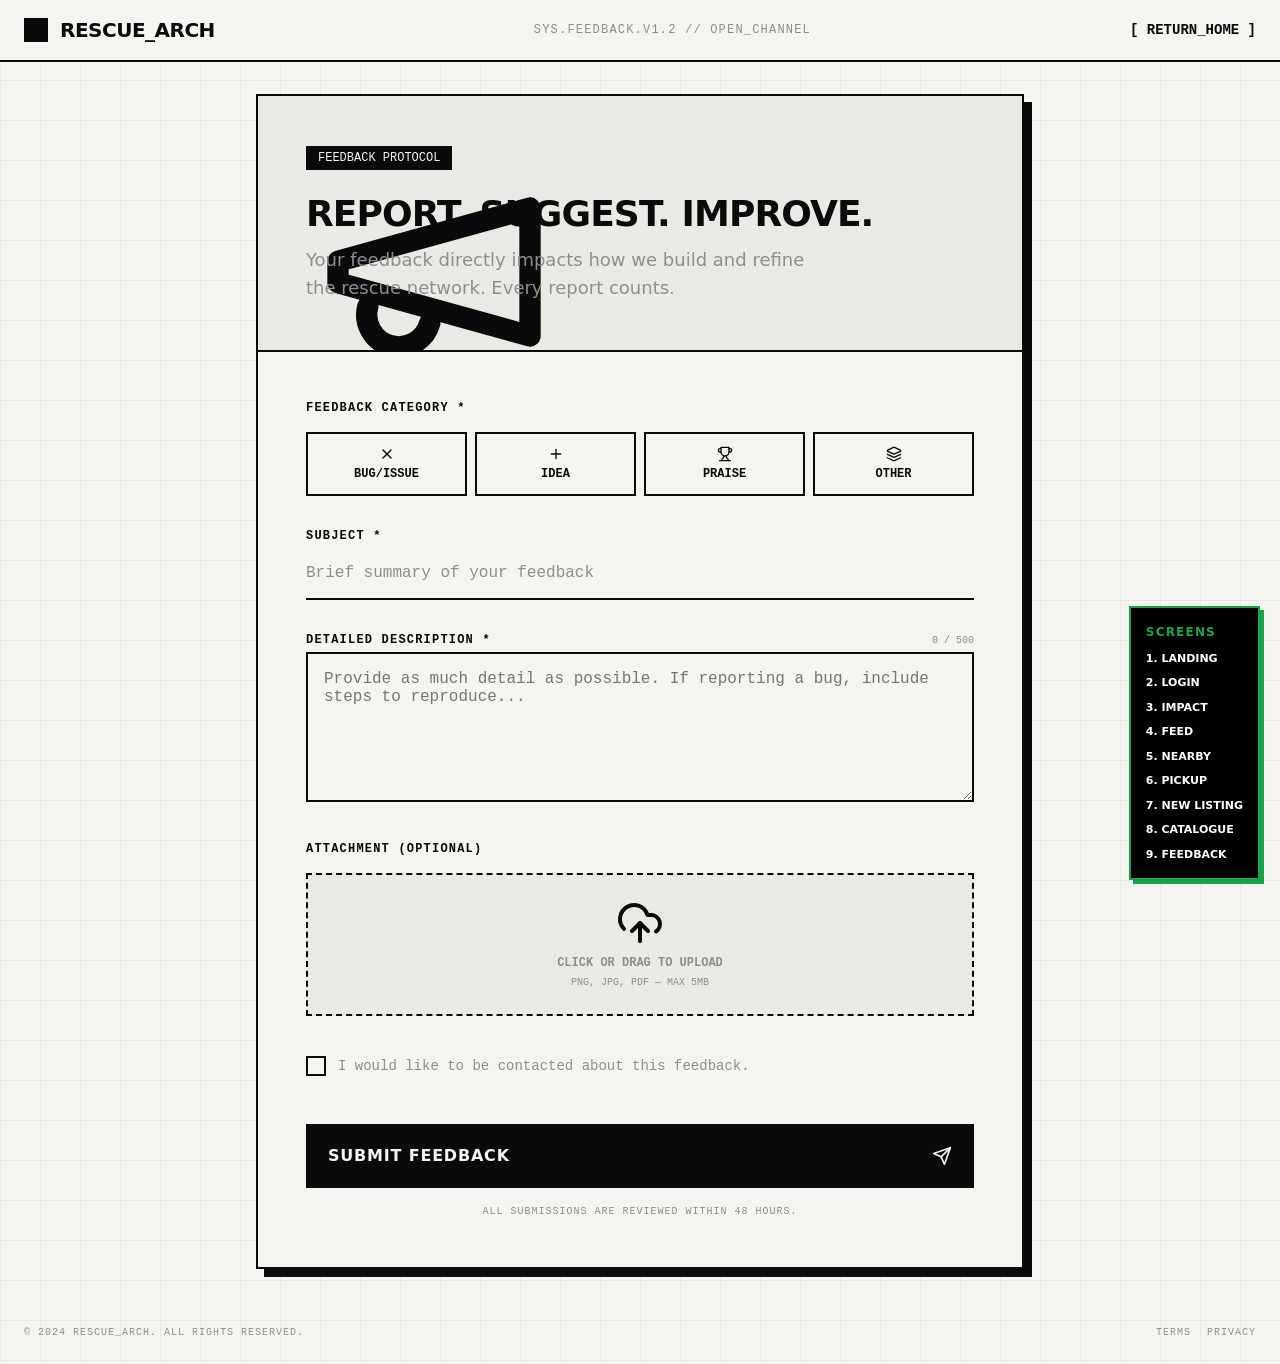
<file: feedback.html>
<!DOCTYPE html>
<html lang="en">
<head>
    <meta charset="UTF-8">
    <meta name="viewport" content="width=device-width, initial-scale=1.0">
    <title>RESCUE_ARCH - FEEDBACK</title>
    <link rel="stylesheet" href="styles.css">
</head>
<body class="min-h-screen flex flex-col bg-blueprint" style="background-color:var(--arch-white);color:var(--arch-black)">

    <!-- Top Bar -->
    <header class="arch-border-b flex justify-between items-center px-6 py-4 sticky z-50" style="top:0;background:var(--arch-white)">
        <div class="flex items-center gap-3">
            <div style="width:1.5rem;height:1.5rem;background:var(--arch-black);display:flex;align-items:center;justify-content:center">
                <i data-icon="message-square" class="icon icon-sm" style="color:var(--arch-white)"></i>
            </div>
            <span class="font-bold tracking-tight text-xl uppercase">Rescue_Arch</span>
        </div>
        <div class="font-mono text-xs sm-block hidden" style="color:var(--arch-gray);text-transform:uppercase;letter-spacing:0.1em">
            SYS.FEEDBACK.v1.2 // OPEN_CHANNEL
        </div>
        <a href="index.html" class="font-mono text-sm font-bold transition-colors" onmouseover="this.style.color='var(--arch-accent)'" onmouseout="this.style.color='inherit'">
            [ RETURN_HOME ]
        </a>
    </header>

    <!-- Main Content -->
    <main class="flex-grow flex items-center justify-center" style="padding:2rem">

        <div class="arch-border w-full" style="max-width:48rem;background:var(--arch-white);box-shadow:8px 8px 0 var(--arch-black)">

            <!-- Header Area -->
            <div class="arch-border-b p-8 lg-p-12 relative overflow-hidden" style="background:var(--arch-light)">
                <i data-icon="megaphone" class="icon icon-huge absolute" style="right:-5rem;top:-5rem;opacity:0.05;color:var(--arch-black);transform:rotate(-12deg)"></i>
                <div class="relative z-10">
                    <div class="inline-block font-mono text-xs uppercase mb-6" style="background:var(--arch-black);color:var(--arch-white);padding:0.25rem 0.75rem">
                        Feedback Protocol
                    </div>
                    <h1 class="font-bold tracking-tight mb-3" style="font-size:2.25rem;line-height:1.1">
                        REPORT. SUGGEST. IMPROVE.
                    </h1>
                    <p class="text-lg font-medium" style="color:var(--arch-gray);max-width:32rem">
                        Your feedback directly impacts how we build and refine the rescue network. Every report counts.
                    </p>
                </div>
            </div>

            <!-- Form -->
            <div class="p-8 lg-p-12">
                <form class="space-y-8">

                    <!-- Category Selection -->
                    <div>
                        <label class="font-mono text-xs font-bold uppercase tracking-widest block mb-4">
                            Feedback Category *
                        </label>
                        <div class="grid grid-cols-2 sm-grid-cols-4 gap-2">
                            <div><input type="radio" name="feedback-cat" id="cat-bug" value="bug" class="sr-only rating-input"><label for="cat-bug" class="block text-center py-3 arch-border font-mono text-xs font-bold uppercase cursor-pointer transition-colors"><i data-icon="x" class="icon icon-sm inline-block mb-1"></i><br>Bug/Issue</label></div>
                            <div><input type="radio" name="feedback-cat" id="cat-idea" value="idea" class="sr-only rating-input"><label for="cat-idea" class="block text-center py-3 arch-border font-mono text-xs font-bold uppercase cursor-pointer transition-colors"><i data-icon="plus" class="icon icon-sm inline-block mb-1"></i><br>Idea</label></div>
                            <div><input type="radio" name="feedback-cat" id="cat-praise" value="praise" class="sr-only rating-input"><label for="cat-praise" class="block text-center py-3 arch-border font-mono text-xs font-bold uppercase cursor-pointer transition-colors"><i data-icon="trophy" class="icon icon-sm inline-block mb-1"></i><br>Praise</label></div>
                            <div><input type="radio" name="feedback-cat" id="cat-other" value="other" class="sr-only rating-input"><label for="cat-other" class="block text-center py-3 arch-border font-mono text-xs font-bold uppercase cursor-pointer transition-colors"><i data-icon="layers" class="icon icon-sm inline-block mb-1"></i><br>Other</label></div>
                        </div>
                    </div>

                    <!-- Subject Line -->
                    <div class="relative">
                        <label class="font-mono text-xs font-bold uppercase tracking-widest block mb-1">Subject *</label>
                        <input type="text" placeholder="Brief summary of your feedback" class="arch-input" required>
                    </div>

                    <!-- Description -->
                    <div>
                        <div class="flex justify-between items-end mb-1">
                            <label class="font-mono text-xs font-bold uppercase tracking-widest block">Detailed Description *</label>
                            <span class="font-mono" style="font-size:0.625rem;color:var(--arch-gray)">0 / 500</span>
                        </div>
                        <textarea maxlength="500" rows="6" placeholder="Provide as much detail as possible. If reporting a bug, include steps to reproduce..." class="arch-textarea" required></textarea>
                    </div>

                    <!-- File Upload -->
                    <div>
                        <label class="font-mono text-xs font-bold uppercase tracking-widest block mb-4">Attachment (Optional)</label>
                        <div class="arch-border p-6 text-center cursor-pointer transition-colors" style="border-style:dashed;background:var(--arch-light)" onmouseover="this.style.background='#fff'" onmouseout="this.style.background='var(--arch-light)'">
                            <i data-icon="upload-cloud" class="icon icon-2xl mb-2" style="display:inline-block;color:var(--arch-gray)"></i>
                            <p class="font-mono text-xs font-bold uppercase mb-1" style="color:var(--arch-gray)">Click or drag to upload</p>
                            <p class="font-mono" style="font-size:0.625rem;color:var(--arch-gray)">PNG, JPG, PDF &mdash; MAX 5MB</p>
                            <input type="file" class="hidden" accept=".png,.jpg,.jpeg,.pdf">
                        </div>
                    </div>

                    <!-- Follow-up -->
                    <div class="flex items-center gap-3 pt-2">
                        <label class="relative flex items-center cursor-pointer">
                            <input type="checkbox" class="sr-only">
                            <div class="arch-border transition-colors" style="width:1.25rem;height:1.25rem;display:flex;align-items:center;justify-content:center;cursor:pointer" onclick="this.previousElementSibling.click()"></div>
                        </label>
                        <span class="font-mono text-sm" style="color:var(--arch-gray)">I would like to be contacted about this feedback.</span>
                    </div>

                    <!-- Submit -->
                    <div class="pt-4">
                        <button type="submit" class="arch-btn">
                            <span>Submit Feedback</span>
                            <i data-icon="send" class="icon icon-md"></i>
                        </button>
                        <p class="font-mono mt-4 text-center" style="font-size:0.625rem;color:var(--arch-gray);text-transform:uppercase;letter-spacing:0.1em">
                            All submissions are reviewed within 48 hours.
                        </p>
                    </div>

                </form>
            </div>
        </div>
    </main>

    <!-- Footer -->
    <footer class="arch-footer">
        <div>&copy; 2024 RESCUE_ARCH. ALL RIGHTS RESERVED.</div>
        <div class="flex gap-4">
            <a href="#">TERMS</a>
            <a href="#">PRIVACY</a>
        </div>
    </footer>

    <script src="icons.js"></script>
    <script src="nav.js"></script>
</body>
</html>
</file>
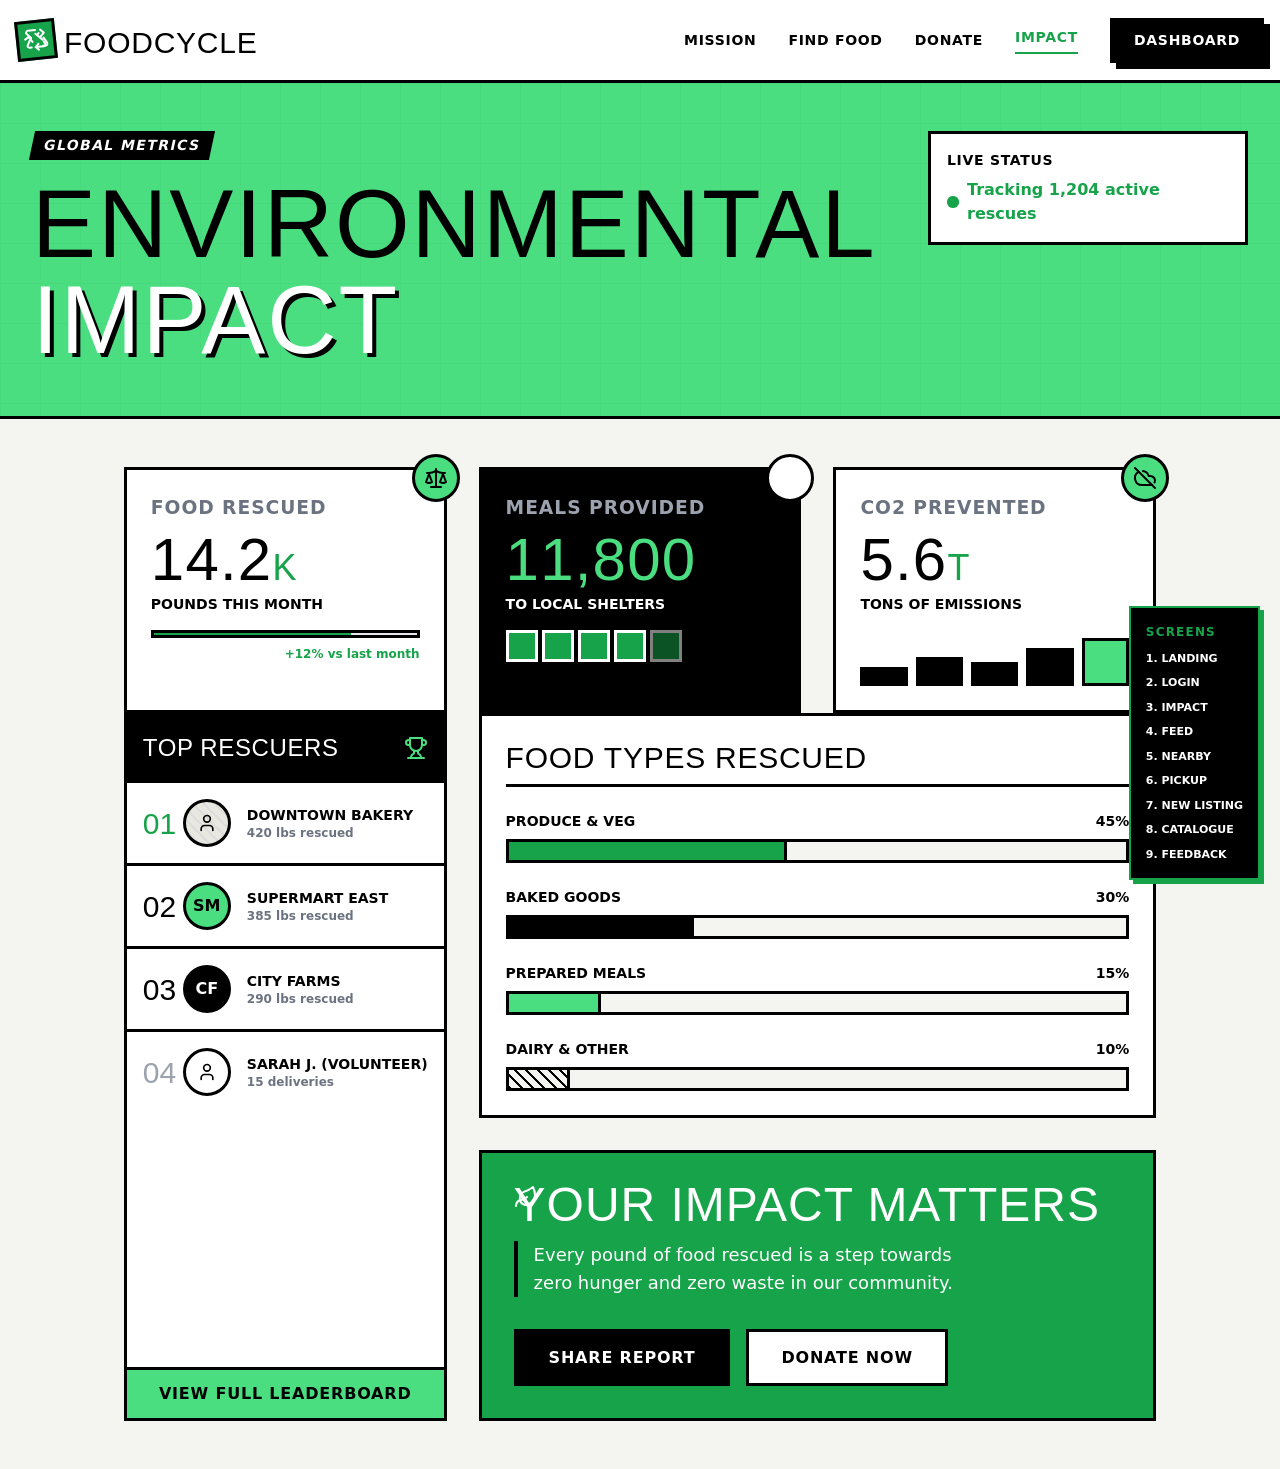
<file: impact.html>
<!DOCTYPE html>
<html lang="en">
<head>
    <meta charset="UTF-8">
    <meta name="viewport" content="width=device-width, initial-scale=1.0">
    <title>FoodCycle — Impact Dashboard</title>
    <link rel="stylesheet" href="styles.css">
</head>
<body class="bg-page min-h-screen flex flex-col">

    <!-- Navigation -->
    <nav class="site-nav">
        <div class="nav-inner">
            <div class="logo">
                <div class="logo-icon"><i data-icon="recycle" class="icon icon-lg" style="color:#fff"></i></div>
                <span class="logo-text">FoodCycle</span>
            </div>
            <div class="nav-links">
                <a href="#">Mission</a>
                <a href="catalogue.html">Find Food</a>
                <a href="new-listing.html">Donate</a>
                <a href="#" class="text-brand-600" style="border-bottom:2px solid var(--brand-600);padding-bottom:0.25rem">Impact</a>
                <a href="feed.html" class="btn-nav">Dashboard</a>
            </div>
            <button class="mobile-menu-btn"><i data-icon="menu" class="icon icon-lg"></i></button>
        </div>
    </nav>

    <!-- Header -->
    <header class="bg-brand-400 brutal-border-b py-12 relative overflow-hidden">
        <div class="absolute inset-0 bg-grid" style="opacity:0.2"></div>
        <div class="container relative z-10">
            <div class="flex flex-col gap-6 md-flex-row" style="justify-content:space-between;align-items:flex-start">
                <div>
                    <div class="tag-black-skew mb-4">Global Metrics</div>
                    <h1 class="font-display text-6xl sm-text-8xl leading-none">
                        Environmental<br>
                        <span class="text-white drop-shadow-text">Impact</span>
                    </h1>
                </div>
                <div class="bg-white brutal-border p-4" style="max-width:20rem">
                    <p class="font-bold text-sm uppercase tracking-wider mb-2">Live Status</p>
                    <div class="flex items-center gap-2 text-brand-600 font-bold">
                        <span class="relative flex" style="height:0.75rem;width:0.75rem">
                            <span class="pulse-ring absolute" style="display:inline-flex;height:100%;width:100%;border-radius:9999px;background:var(--brand-400)"></span>
                            <span class="relative" style="display:inline-flex;border-radius:9999px;width:0.75rem;height:0.75rem;background:var(--brand-600)"></span>
                        </span>
                        Tracking 1,204 active rescues
                    </div>
                </div>
            </div>
        </div>
    </header>

    <main class="flex-grow container py-12">

        <!-- Top Stats Row -->
        <div class="grid grid-cols-1 md-grid-cols-3 gap-8 mb-12">
            <!-- Stat 1 -->
            <div class="stat-card">
                <div class="stat-icon-circle"><i data-icon="scale" class="icon icon-lg"></i></div>
                <h3 class="font-bold uppercase tracking-wider text-gray-500 mb-2">Food Rescued</h3>
                <div class="font-display text-6xl mb-1">14.2<span class="text-brand-600 text-4xl">k</span></div>
                <p class="font-bold text-sm uppercase">Pounds this month</p>
                <div class="progress-bar mt-4"><div class="progress-bar-fill" style="width:75%"></div></div>
                <p class="text-xs font-bold text-brand-600 mt-2 text-right">+12% vs last month</p>
            </div>

            <!-- Stat 2 -->
            <div class="stat-card" style="background:#000;color:#fff">
                <div class="stat-icon-circle" style="background:#fff"><i data-icon="users" class="icon icon-lg"></i></div>
                <h3 class="font-bold uppercase tracking-wider mb-2" style="color:var(--gray-400)">Meals Provided</h3>
                <div class="font-display text-6xl mb-1 text-brand-400">11,800</div>
                <p class="font-bold text-sm uppercase">To local shelters</p>
                <div class="flex gap-1 mt-4">
                    <div class="brutal-border" style="height:2rem;width:2rem;background:var(--brand-600);border-color:#fff"></div>
                    <div class="brutal-border" style="height:2rem;width:2rem;background:var(--brand-600);border-color:#fff"></div>
                    <div class="brutal-border" style="height:2rem;width:2rem;background:var(--brand-600);border-color:#fff"></div>
                    <div class="brutal-border" style="height:2rem;width:2rem;background:var(--brand-600);border-color:#fff"></div>
                    <div class="brutal-border" style="height:2rem;width:2rem;background:var(--brand-600);border-color:#fff;opacity:0.5"></div>
                </div>
            </div>

            <!-- Stat 3 -->
            <div class="stat-card">
                <div class="stat-icon-circle"><i data-icon="cloud-off" class="icon icon-lg"></i></div>
                <h3 class="font-bold uppercase tracking-wider text-gray-500 mb-2">CO2 Prevented</h3>
                <div class="font-display text-6xl mb-1">5.6<span class="text-brand-600 text-4xl">t</span></div>
                <p class="font-bold text-sm uppercase">Tons of emissions</p>
                <div class="mini-chart">
                    <div class="mini-chart-bar" style="height:40%;background:#000"></div>
                    <div class="mini-chart-bar" style="height:60%;background:#000"></div>
                    <div class="mini-chart-bar" style="height:50%;background:#000"></div>
                    <div class="mini-chart-bar" style="height:80%;background:#000"></div>
                    <div class="mini-chart-bar" style="height:100%;background:var(--brand-400)"></div>
                </div>
            </div>
        </div>

        <!-- Main Content Area -->
        <div class="grid grid-cols-1 gap-8" style="grid-template-columns:1fr">
            <div class="grid grid-cols-1 lg-grid-cols-3 gap-8">

            <!-- Leaderboard -->
            <div class="lg-col-span-1 bg-white brutal-border flex flex-col">
                <div class="brutal-border-b p-4 flex justify-between items-center" style="background:#000;color:#fff">
                    <h2 class="font-display text-2xl tracking-wide">Top Rescuers</h2>
                    <i data-icon="trophy" class="icon icon-lg text-brand-400"></i>
                </div>
                <div class="flex-grow p-0">
                    <div class="leaderboard-item">
                        <div class="leaderboard-rank text-brand-600">01</div>
                        <div class="leaderboard-avatar img-placeholder-stripes"><i data-icon="user" class="icon icon-md" style="opacity:0.5"></i></div>
                        <div class="flex-grow"><div class="font-bold uppercase text-sm">Downtown Bakery</div><div class="text-xs font-bold text-gray-500">420 lbs rescued</div></div>
                    </div>
                    <div class="leaderboard-item">
                        <div class="leaderboard-rank">02</div>
                        <div class="leaderboard-avatar bg-brand-400">SM</div>
                        <div class="flex-grow"><div class="font-bold uppercase text-sm">SuperMart East</div><div class="text-xs font-bold text-gray-500">385 lbs rescued</div></div>
                    </div>
                    <div class="leaderboard-item">
                        <div class="leaderboard-rank">03</div>
                        <div class="leaderboard-avatar" style="background:#000;color:#fff">CF</div>
                        <div class="flex-grow"><div class="font-bold uppercase text-sm">City Farms</div><div class="text-xs font-bold text-gray-500">290 lbs rescued</div></div>
                    </div>
                    <div class="leaderboard-item" style="border-bottom:none">
                        <div class="leaderboard-rank text-gray-400">04</div>
                        <div class="leaderboard-avatar bg-white"><i data-icon="user" class="icon icon-md"></i></div>
                        <div class="flex-grow"><div class="font-bold uppercase text-sm">Sarah J. (Volunteer)</div><div class="text-xs font-bold text-gray-500">15 deliveries</div></div>
                    </div>
                </div>
                <a href="#" class="block text-center brutal-border-t py-3 font-bold uppercase tracking-wider transition-colors" style="background:var(--brand-400)" onmouseover="this.style.background='var(--brand-500)'" onmouseout="this.style.background='var(--brand-400)'">
                    View Full Leaderboard
                </a>
            </div>

            <!-- Impact Charts -->
            <div class="lg-col-span-2 flex flex-col gap-8">

                <!-- Category Breakdown -->
                <div class="bg-white brutal-border p-6">
                    <h2 class="font-display text-3xl tracking-wide mb-6" style="border-bottom:3px solid #000;padding-bottom:0.5rem">Food Types Rescued</h2>
                    <div class="space-y-6">
                        <div class="bar-chart-row">
                            <div class="flex justify-between font-bold uppercase text-sm mb-2"><span>Produce & Veg</span><span>45%</span></div>
                            <div class="bar-track"><div class="bar-fill" style="width:45%;background:var(--brand-600)"></div></div>
                        </div>
                        <div class="bar-chart-row">
                            <div class="flex justify-between font-bold uppercase text-sm mb-2"><span>Baked Goods</span><span>30%</span></div>
                            <div class="bar-track"><div class="bar-fill" style="width:30%;background:#000"></div></div>
                        </div>
                        <div class="bar-chart-row">
                            <div class="flex justify-between font-bold uppercase text-sm mb-2"><span>Prepared Meals</span><span>15%</span></div>
                            <div class="bar-track"><div class="bar-fill" style="width:15%;background:var(--brand-400)"></div></div>
                        </div>
                        <div class="bar-chart-row">
                            <div class="flex justify-between font-bold uppercase text-sm mb-2"><span>Dairy & Other</span><span>10%</span></div>
                            <div class="bar-track"><div class="bar-fill bg-stripes" style="width:10%"></div></div>
                        </div>
                    </div>
                </div>

                <!-- CTA Banner -->
                <div class="brutal-border p-8 relative overflow-hidden" style="background:var(--brand-600);color:#fff">
                    <i data-icon="leaf" class="icon absolute" style="right:-2.5rem;bottom:-2.5rem;width:16rem;height:16rem;opacity:0.2;color:#000;transform:rotate(12deg)"></i>
                    <div class="relative z-10">
                        <h2 class="font-display text-4xl sm-text-5xl mb-4">Your Impact Matters</h2>
                        <p class="font-medium text-lg mb-8 border-l-brand" style="max-width:28rem;border-left-color:#000;border-left-width:4px">
                            Every pound of food rescued is a step towards zero hunger and zero waste in our community.
                        </p>
                        <div class="flex flex-wrap gap-4">
                            <button class="brutal-border font-bold uppercase tracking-wider px-8 py-4 transition-colors" style="background:#000;color:#fff" onmouseover="this.style.background='#fff';this.style.color='#000'" onmouseout="this.style.background='#000';this.style.color='#fff'">Share Report</button>
                            <button class="brutal-border font-bold uppercase tracking-wider px-8 py-4 transition-colors" style="background:#fff;color:#000" onmouseover="this.style.background='var(--brand-400)'" onmouseout="this.style.background='#fff'">Donate Now</button>
                        </div>
                    </div>
                </div>

            </div>

            </div>
        </div>
    </main>

    <script src="icons.js"></script>
    <script src="nav.js"></script>
</body>
</html>
</file>
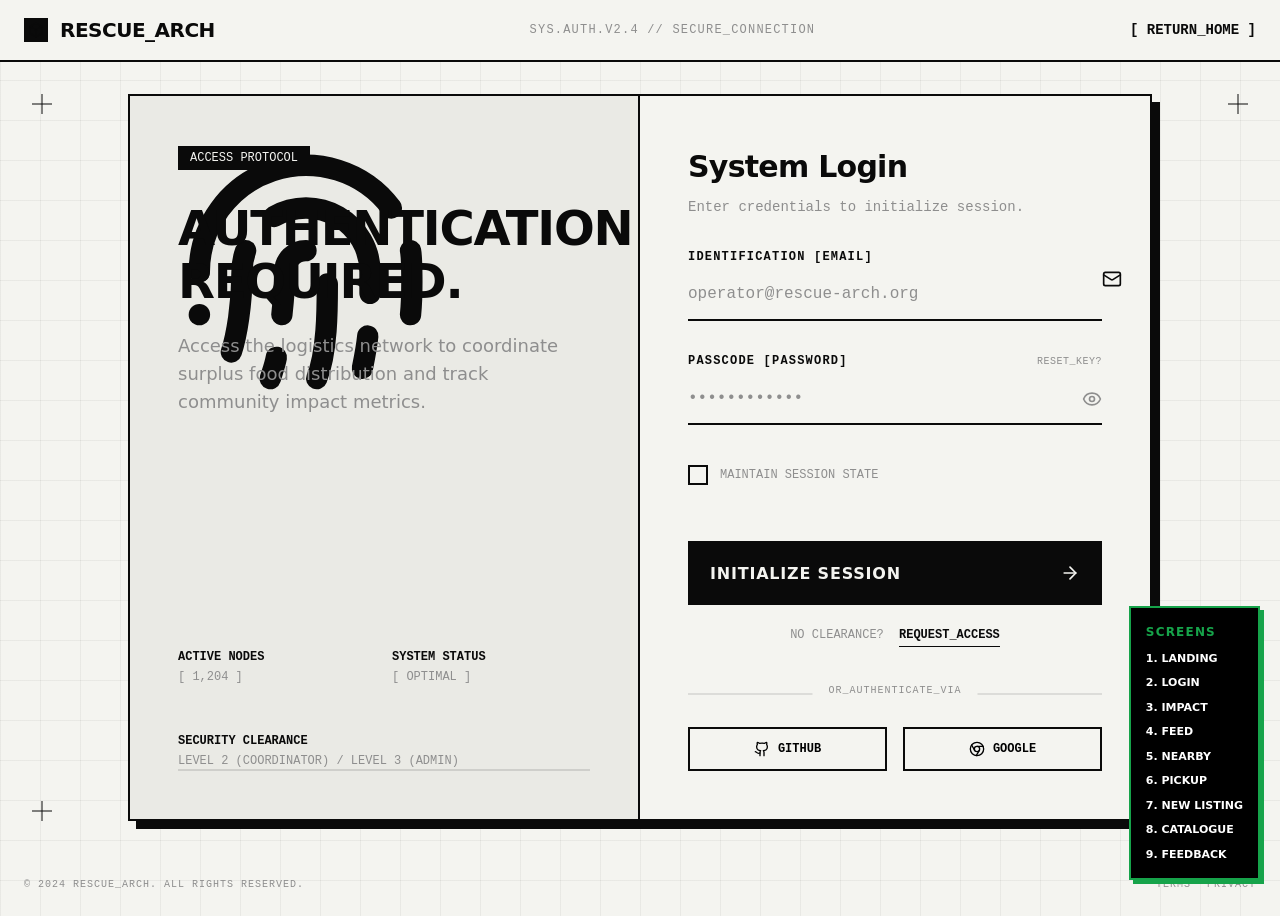
<file: login.html>
<!DOCTYPE html>
<html lang="en">
<head>
    <meta charset="UTF-8">
    <meta name="viewport" content="width=device-width, initial-scale=1.0">
    <title>RESCUE_ARCH - LOGIN</title>
    <link rel="stylesheet" href="styles.css">
</head>
<body class="min-h-screen flex flex-col bg-blueprint" style="background-color:var(--arch-white);color:var(--arch-black)">

    <!-- Top Bar -->
    <header class="arch-border-b flex justify-between items-center px-6 py-4 sticky z-50" style="top:0;background:var(--arch-white)">
        <div class="flex items-center gap-3">
            <div style="width:1.5rem;height:1.5rem;background:var(--arch-black);display:flex;align-items:center;justify-content:center">
                <i data-icon="box" class="icon icon-sm" style="color:var(--arch-white)"></i>
            </div>
            <span class="font-bold tracking-tight text-xl uppercase">Rescue_Arch</span>
        </div>
        <div class="font-mono text-xs sm-block hidden" style="color:var(--arch-gray);text-transform:uppercase;letter-spacing:0.1em">
            SYS.AUTH.v2.4 // SECURE_CONNECTION
        </div>
        <a href="index.html" class="font-mono text-sm font-bold transition-colors" onmouseover="this.style.color='var(--arch-accent)'" onmouseout="this.style.color='inherit'">
            [ RETURN_HOME ]
        </a>
    </header>

    <!-- Main Content -->
    <main class="flex-grow flex items-center justify-center p-4 relative" style="padding:2rem">

        <!-- Decorative Crosshairs -->
        <div class="crosshair lg-block hidden" style="top:2rem;left:2rem"></div>
        <div class="crosshair lg-block hidden" style="top:2rem;right:2rem"></div>
        <div class="crosshair lg-block hidden" style="bottom:2rem;left:2rem"></div>
        <div class="crosshair lg-block hidden" style="bottom:2rem;right:2rem"></div>

        <div class="arch-border w-full grid grid-cols-1 lg-grid-cols-2" style="max-width:64rem;background:var(--arch-white);box-shadow:8px 8px 0 var(--arch-black)">

            <!-- Left Column: Branding -->
            <div class="arch-border-r p-8 lg-p-12 flex flex-col justify-between relative overflow-hidden md-flex hidden" style="background:var(--arch-light)">
                <div class="relative z-10">
                    <div class="inline-block font-mono text-xs uppercase mb-8" style="background:var(--arch-black);color:var(--arch-white);padding:0.25rem 0.75rem">
                        Access Protocol
                    </div>
                    <h1 class="font-bold tracking-tight mb-6" style="font-size:3rem;line-height:1.1">
                        AUTHENTICATION<br>REQUIRED.
                    </h1>
                    <p class="text-lg font-medium" style="color:var(--arch-gray);max-width:28rem">
                        Access the logistics network to coordinate surplus food distribution and track community impact metrics.
                    </p>
                </div>

                <div class="relative z-10 mt-12">
                    <div class="grid grid-cols-2 gap-4 font-mono text-xs uppercase" style="color:var(--arch-gray)">
                        <div>
                            <span class="block font-bold mb-1" style="color:var(--arch-black)">Active Nodes</span>
                            [ 1,204 ]
                        </div>
                        <div>
                            <span class="block font-bold mb-1" style="color:var(--arch-black)">System Status</span>
                            [ OPTIMAL ]
                        </div>
                        <div class="col-span-2 mt-4 pt-4 arch-border-b" style="border-color:rgba(142,142,142,0.3)">
                            <span class="block font-bold mb-1" style="color:var(--arch-black)">Security Clearance</span>
                            Level 2 (Coordinator) / Level 3 (Admin)
                        </div>
                    </div>
                </div>

                <i data-icon="fingerprint" class="icon icon-huge absolute" style="bottom:-5rem;right:-5rem;opacity:0.05;color:var(--arch-black)"></i>
            </div>

            <!-- Right Column: Login Form -->
            <div class="p-8 lg-p-12 relative" style="background:var(--arch-white)">

                <div class="mb-8">
                    <h2 class="font-bold tracking-tight mb-2" style="font-size:1.875rem">System Login</h2>
                    <p class="font-mono text-sm" style="color:var(--arch-gray)">Enter credentials to initialize session.</p>
                </div>

                <form class="space-y-8">

                    <!-- Email Input -->
                    <div class="relative">
                        <label class="font-mono text-xs font-bold uppercase tracking-widest block mb-1">
                            Identification [Email]
                        </label>
                        <input type="email" placeholder="operator@rescue-arch.org" class="arch-input" required>
                        <i data-icon="mail" class="icon icon-md absolute" style="right:0;bottom:1rem;color:var(--arch-gray)"></i>
                    </div>

                    <!-- Password Input -->
                    <div class="relative">
                        <div class="flex justify-between items-end mb-1">
                            <label class="font-mono text-xs font-bold uppercase tracking-widest block">
                                Passcode [Password]
                            </label>
                            <a href="#" class="font-mono uppercase tracking-wider transition-colors" style="font-size:0.625rem;color:var(--arch-gray)" onmouseover="this.style.color='var(--arch-accent)'" onmouseout="this.style.color='var(--arch-gray)'">
                                Reset_Key?
                            </a>
                        </div>
                        <input type="password" placeholder="••••••••••••" class="arch-input" required>
                        <button type="button" class="absolute transition-colors" style="right:0;bottom:1rem;color:var(--arch-gray)" onmouseover="this.style.color='var(--arch-black)'" onmouseout="this.style.color='var(--arch-gray)'">
                            <i data-icon="eye" class="icon icon-md"></i>
                        </button>
                    </div>

                    <!-- Remember Me -->
                    <div class="flex items-center gap-3 pt-2">
                        <label class="relative flex items-center cursor-pointer">
                            <input type="checkbox" class="sr-only" id="remember">
                            <div class="arch-border" style="width:1.25rem;height:1.25rem;background:transparent;display:flex;align-items:center;justify-content:center;cursor:pointer" onclick="this.previousElementSibling.click()">
                            </div>
                        </label>
                        <span class="font-mono text-xs uppercase" style="color:var(--arch-gray)">Maintain Session State</span>
                    </div>

                    <!-- Actions -->
                    <div class="pt-6 space-y-4">
                        <button type="submit" class="arch-btn">
                            <span>Initialize Session</span>
                            <i data-icon="arrow-right" class="icon icon-md"></i>
                        </button>

                        <div class="text-center">
                            <span class="font-mono text-xs uppercase" style="color:var(--arch-gray)">
                                No Clearance?
                                <a href="#" class="font-bold ml-2 pb-1 transition-colors" style="color:var(--arch-black);border-bottom:1px solid var(--arch-black)" onmouseover="this.style.color='var(--arch-accent)';this.style.borderColor='var(--arch-accent)'" onmouseout="this.style.color='var(--arch-black)';this.style.borderColor='var(--arch-black)'">
                                    Request_Access
                                </a>
                            </span>
                        </div>
                    </div>

                </form>

                <!-- Alternative Login -->
                <div class="mt-12 pt-8 relative" style="border-top:2px solid rgba(10,10,10,0.1)">
                    <div class="absolute font-mono uppercase tracking-widest" style="top:-0.75rem;left:50%;transform:translateX(-50%);background:var(--arch-white);padding:0 1rem;font-size:0.625rem;color:var(--arch-gray)">
                        Or_Authenticate_Via
                    </div>
                    <div class="grid grid-cols-2 gap-4">
                        <button class="flex items-center justify-center gap-2 py-3 arch-border font-mono text-xs font-bold uppercase cursor-pointer transition-colors" onmouseover="this.style.background='var(--arch-black)';this.style.color='var(--arch-white)'" onmouseout="this.style.background='transparent';this.style.color='var(--arch-black)'">
                            <i data-icon="github" class="icon icon-sm"></i> GitHub
                        </button>
                        <button class="flex items-center justify-center gap-2 py-3 arch-border font-mono text-xs font-bold uppercase cursor-pointer transition-colors" onmouseover="this.style.background='var(--arch-black)';this.style.color='var(--arch-white)'" onmouseout="this.style.background='transparent';this.style.color='var(--arch-black)'">
                            <i data-icon="chrome" class="icon icon-sm"></i> Google
                        </button>
                    </div>
                </div>

            </div>
        </div>
    </main>

    <!-- Footer -->
    <footer class="arch-footer">
        <div>&copy; 2024 RESCUE_ARCH. ALL RIGHTS RESERVED.</div>
        <div class="flex gap-4">
            <a href="#">TERMS</a>
            <a href="#">PRIVACY</a>
        </div>
    </footer>

    <script src="icons.js"></script>
    <script src="nav.js"></script>
</body>
</html>
</file>
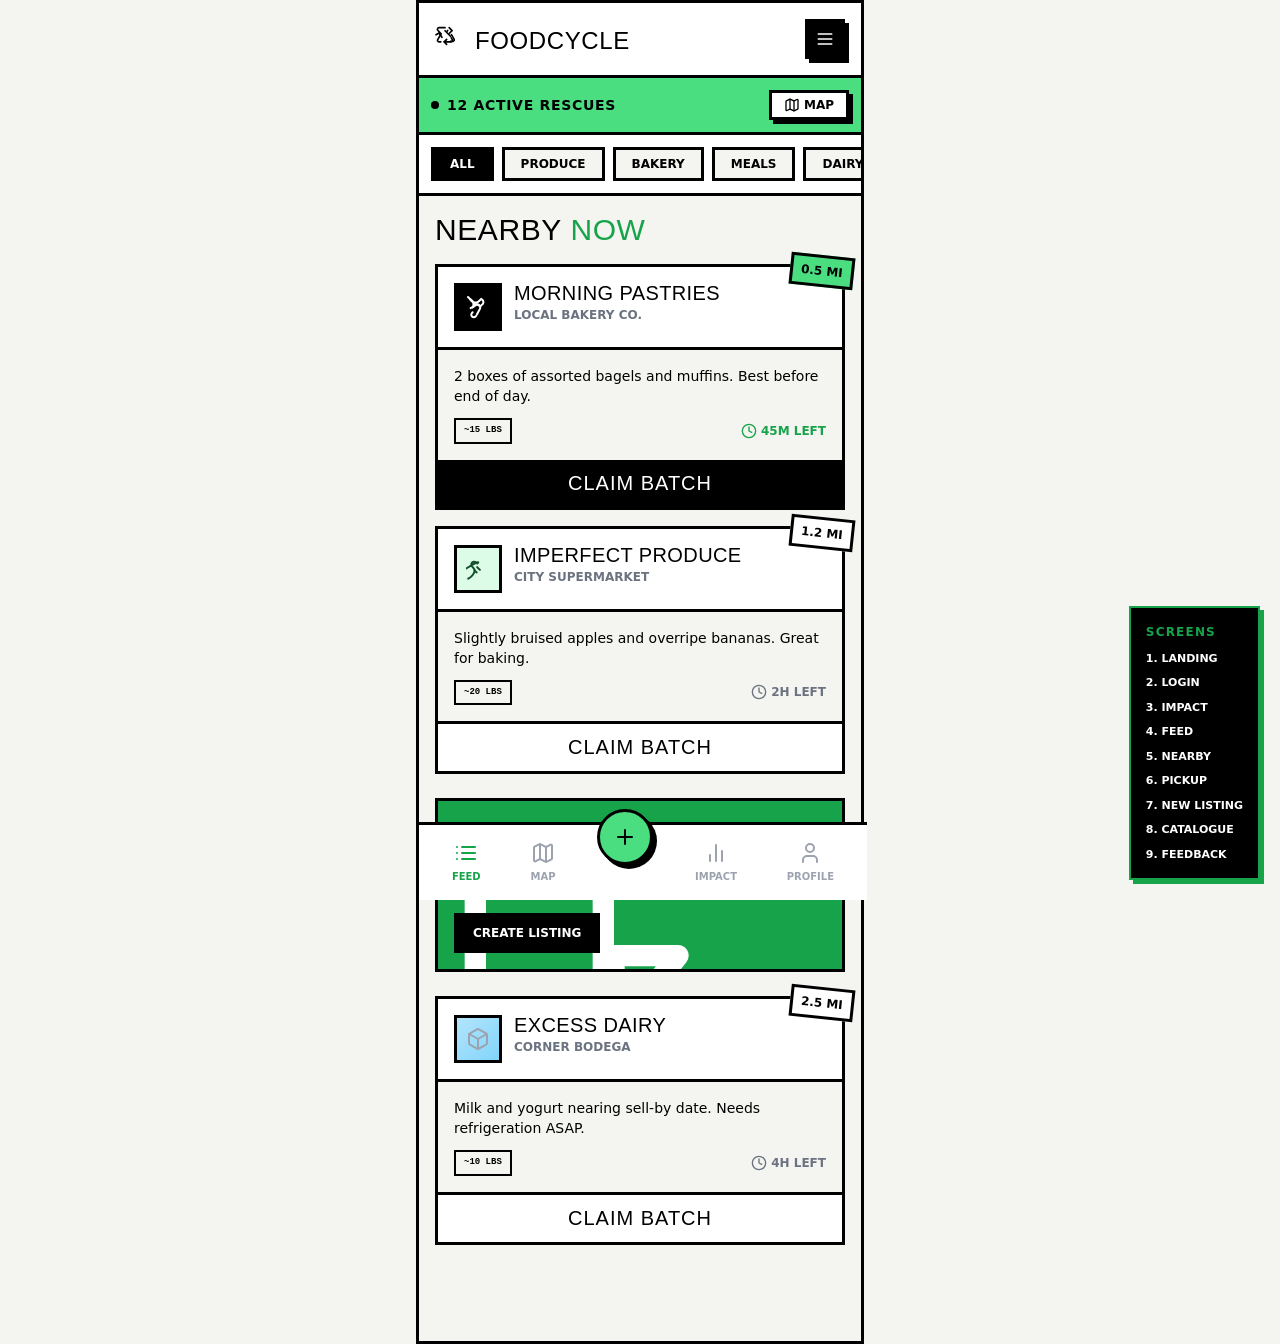
<file: nearby.html>
<!DOCTYPE html>
<html lang="en">
<head>
    <meta charset="UTF-8">
    <meta name="viewport" content="width=device-width, initial-scale=1.0">
    <title>FoodCycle - Nearby</title>
    <link rel="stylesheet" href="styles.css">
</head>
<body class="bg-page flex flex-col brutal-border" style="max-width:28rem;margin:0 auto;min-height:100vh;border-left:3px solid #000;border-right:3px solid #000">

    <!-- Mobile Header -->
    <header class="bg-white brutal-border-b p-4 sticky flex justify-between items-center" style="top:0;z-index:50">
        <div class="flex items-center gap-2">
            <div class="logo-icon" style="width:2rem;height:2rem"><i data-icon="recycle" class="icon icon-md" style="color:#fff"></i></div>
            <span class="font-display text-2xl tracking-wide mt-1">FoodCycle</span>
        </div>
        <button class="brutal-border brutal-shadow-sm flex items-center justify-center" style="width:2.5rem;height:2.5rem;background:#000;color:#fff">
            <i data-icon="menu" class="icon icon-md"></i>
        </button>
    </header>

    <!-- Map View Toggle -->
    <div class="bg-brand-400 brutal-border-b p-3 flex justify-between items-center">
        <div class="font-bold uppercase text-sm tracking-wider flex items-center gap-2">
            <span class="pulse" style="width:0.5rem;height:0.5rem;background:#000;border-radius:9999px;display:inline-block"></span>
            12 Active Rescues
        </div>
        <button class="bg-white px-3 py-1 brutal-border font-bold text-xs uppercase flex items-center gap-1 brutal-shadow-sm">
            <i data-icon="map" class="icon icon-sm"></i> Map
        </button>
    </div>

    <!-- Filter Chips -->
    <div class="bg-white brutal-border-b p-3 overflow-x-auto hide-scroll whitespace-nowrap flex gap-2">
        <button class="bg-black text-white px-4 py-1 brutal-border font-bold text-xs uppercase inline-block" style="padding-top:0.375rem;padding-bottom:0.375rem">All</button>
        <button class="px-4 py-1 brutal-border font-bold text-xs uppercase inline-block transition-colors" style="background:var(--bg);padding-top:0.375rem;padding-bottom:0.375rem" onmouseover="this.style.background='var(--brand-400)'" onmouseout="this.style.background='var(--bg)'">Produce</button>
        <button class="px-4 py-1 brutal-border font-bold text-xs uppercase inline-block transition-colors" style="background:var(--bg);padding-top:0.375rem;padding-bottom:0.375rem" onmouseover="this.style.background='var(--brand-400)'" onmouseout="this.style.background='var(--bg)'">Bakery</button>
        <button class="px-4 py-1 brutal-border font-bold text-xs uppercase inline-block transition-colors" style="background:var(--bg);padding-top:0.375rem;padding-bottom:0.375rem" onmouseover="this.style.background='var(--brand-400)'" onmouseout="this.style.background='var(--bg)'">Meals</button>
        <button class="px-4 py-1 brutal-border font-bold text-xs uppercase inline-block transition-colors" style="background:var(--bg);padding-top:0.375rem;padding-bottom:0.375rem" onmouseover="this.style.background='var(--brand-400)'" onmouseout="this.style.background='var(--bg)'">Dairy</button>
    </div>

    <!-- Main Content -->
    <main class="flex-1 overflow-y-auto p-4 space-y-4 bg-page" style="padding-bottom:6rem">

        <h2 class="font-display text-3xl uppercase mb-2">Nearby <span class="text-brand-600">Now</span></h2>

        <!-- Card 1 (Urgent) -->
        <article class="nearby-card">
            <div class="nearby-distance bg-brand-400">0.5 mi</div>
            <div class="nearby-card-header">
                <div class="brutal-border flex-shrink-0 flex items-center justify-center" style="width:3rem;height:3rem;background:#000;color:#fff">
                    <i data-icon="croissant" class="icon icon-lg"></i>
                </div>
                <div>
                    <h3 class="font-display text-xl uppercase leading-none mb-1">Morning Pastries</h3>
                    <p class="text-xs font-bold text-gray-500 uppercase">Local Bakery Co.</p>
                </div>
            </div>
            <div class="nearby-card-body">
                <p class="text-sm font-medium mb-3">2 boxes of assorted bagels and muffins. Best before end of day.</p>
                <div class="flex items-center justify-between">
                    <span class="badge-outline">~15 lbs</span>
                    <span class="text-brand-600 font-bold text-xs uppercase flex items-center gap-1">
                        <i data-icon="clock" class="icon icon-sm"></i> 45m left
                    </span>
                </div>
            </div>
            <button class="btn-full-black">Claim Batch</button>
        </article>

        <!-- Card 2 -->
        <article class="nearby-card">
            <div class="nearby-distance bg-white">1.2 mi</div>
            <div class="nearby-card-header">
                <div class="brutal-border flex-shrink-0 flex items-center justify-center" style="width:3rem;height:3rem;background:var(--brand-100)">
                    <i data-icon="carrot" class="icon icon-lg text-brand-900"></i>
                </div>
                <div>
                    <h3 class="font-display text-xl uppercase leading-none mb-1">Imperfect Produce</h3>
                    <p class="text-xs font-bold text-gray-500 uppercase">City Supermarket</p>
                </div>
            </div>
            <div class="nearby-card-body">
                <p class="text-sm font-medium mb-3">Slightly bruised apples and overripe bananas. Great for baking.</p>
                <div class="flex items-center justify-between">
                    <span class="badge-outline">~20 lbs</span>
                    <span class="text-gray-500 font-bold text-xs uppercase flex items-center gap-1">
                        <i data-icon="clock" class="icon icon-sm"></i> 2h left
                    </span>
                </div>
            </div>
            <button class="btn-full-white">Claim Batch</button>
        </article>

        <!-- Banner CTA -->
        <div class="brutal-border p-4 relative overflow-hidden" style="background:var(--brand-600);color:#fff;margin-top:1.5rem;margin-bottom:1.5rem">
            <i data-icon="truck" class="icon icon-huge absolute" style="right:-1rem;bottom:-1rem;opacity:0.2;color:#000;transform:rotate(12deg)"></i>
            <h3 class="font-display text-2xl uppercase mb-2 relative z-10">Have Surplus?</h3>
            <p class="text-sm font-medium mb-4 relative z-10">List your excess food in seconds and connect with local rescuers.</p>
            <a href="new-listing.html" class="brutal-border relative z-10 inline-block" style="background:#000;color:#fff;padding:0.5rem 1rem;font-weight:700;font-size:0.75rem;text-transform:uppercase">
                Create Listing
            </a>
        </div>

        <!-- Card 3 -->
        <article class="nearby-card">
            <div class="nearby-distance bg-white">2.5 mi</div>
            <div class="nearby-card-header">
                <div class="brutal-border flex-shrink-0 overflow-hidden" style="width:3rem;height:3rem">
                    <div class="img-placeholder w-full h-full" style="background:linear-gradient(135deg,#b3e5fc,#81d4fa)">
                        <i data-icon="box" class="icon icon-lg" style="opacity:0.4"></i>
                    </div>
                </div>
                <div>
                    <h3 class="font-display text-xl uppercase leading-none mb-1">Excess Dairy</h3>
                    <p class="text-xs font-bold text-gray-500 uppercase">Corner Bodega</p>
                </div>
            </div>
            <div class="nearby-card-body">
                <p class="text-sm font-medium mb-3">Milk and yogurt nearing sell-by date. Needs refrigeration ASAP.</p>
                <div class="flex items-center justify-between">
                    <span class="badge-outline">~10 lbs</span>
                    <span class="text-gray-500 font-bold text-xs uppercase flex items-center gap-1">
                        <i data-icon="clock" class="icon icon-sm"></i> 4h left
                    </span>
                </div>
            </div>
            <button class="btn-full-white">Claim Batch</button>
        </article>

    </main>

    <!-- Mobile Bottom Navigation -->
    <nav class="bg-white brutal-border-t fixed flex justify-around p-2" style="bottom:0;width:100%;max-width:28rem;z-index:50">
        <a href="feed.html" class="flex flex-col items-center p-2 text-brand-600">
            <i data-icon="list" class="icon icon-lg mb-1"></i>
            <span class="font-bold uppercase" style="font-size:0.625rem">Feed</span>
        </a>
        <a href="#" class="flex flex-col items-center p-2 text-gray-400 transition-colors" onmouseover="this.style.color='#000'" onmouseout="this.style.color='var(--gray-400)'">
            <i data-icon="map" class="icon icon-lg mb-1"></i>
            <span class="font-bold uppercase" style="font-size:0.625rem">Map</span>
        </a>
        <div class="relative" style="top:-1.5rem">
            <a href="new-listing.html" class="brutal-border brutal-shadow-sm rounded-full flex items-center justify-center" style="width:3.5rem;height:3.5rem;background:var(--brand-400)">
                <i data-icon="plus" class="icon icon-lg"></i>
            </a>
        </div>
        <a href="impact.html" class="flex flex-col items-center p-2 text-gray-400 transition-colors" onmouseover="this.style.color='#000'" onmouseout="this.style.color='var(--gray-400)'">
            <i data-icon="bar-chart-2" class="icon icon-lg mb-1"></i>
            <span class="font-bold uppercase" style="font-size:0.625rem">Impact</span>
        </a>
        <a href="login.html" class="flex flex-col items-center p-2 text-gray-400 transition-colors" onmouseover="this.style.color='#000'" onmouseout="this.style.color='var(--gray-400)'">
            <i data-icon="user" class="icon icon-lg mb-1"></i>
            <span class="font-bold uppercase" style="font-size:0.625rem">Profile</span>
        </a>
    </nav>

    <script src="icons.js"></script>
    <script src="nav.js"></script>
</body>
</html>
</file>
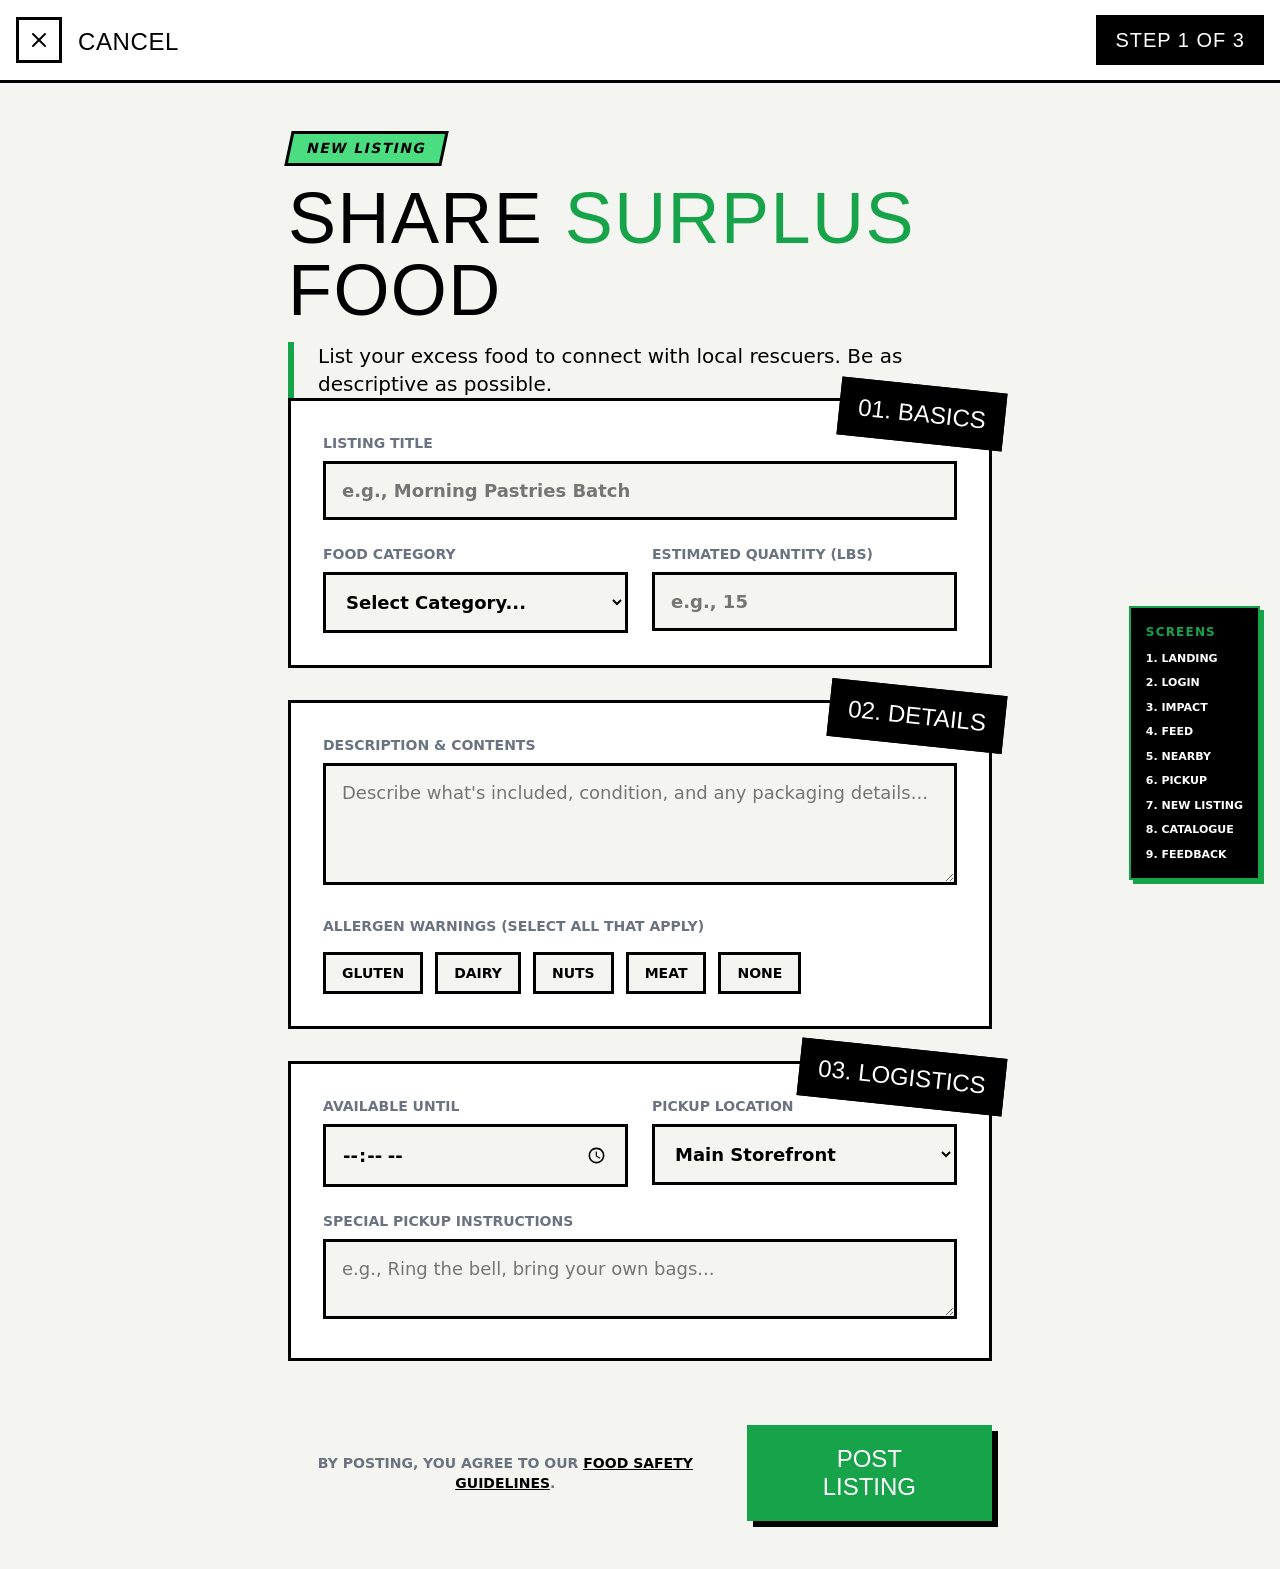
<file: new-listing.html>
<!DOCTYPE html>
<html lang="en">
<head>
    <meta charset="UTF-8">
    <meta name="viewport" content="width=device-width, initial-scale=1.0">
    <title>FoodCycle — Share Surplus Food</title>
    <link rel="stylesheet" href="styles.css">
</head>
<body class="bg-page min-h-screen flex flex-col">

    <!-- Navigation -->
    <nav class="site-nav">
        <div class="nav-inner">
            <div class="flex items-center gap-4">
                <a href="feed.html" class="p-2 brutal-border transition-colors" onmouseover="this.style.background='var(--brand-400)'" onmouseout="this.style.background='transparent'">
                    <i data-icon="x" class="icon icon-lg"></i>
                </a>
                <div class="sm-flex hidden items-center gap-2">
                    <span class="font-display text-2xl tracking-wide mt-1">Cancel</span>
                </div>
            </div>
            <div class="flex items-center gap-3">
                <div class="bg-black text-white px-4 py-2 brutal-border font-display text-xl uppercase tracking-wider flex items-center gap-2">
                    Step 1 of 3
                </div>
            </div>
        </div>
    </nav>

    <main class="flex-grow container py-12" style="max-width:48rem">

        <div class="mb-12">
            <div class="tag-skew mb-4">New Listing</div>
            <h1 class="font-display text-6xl sm-text-7xl leading-none mb-4">
                Share <span class="text-brand-600">Surplus</span><br>Food
            </h1>
            <p class="text-xl font-medium border-l-brand-thick">
                List your excess food to connect with local rescuers. Be as descriptive as possible.
            </p>
        </div>

        <form class="space-y-8">

            <!-- Basic Info Section -->
            <div class="bg-white brutal-border p-6 sm-p-8 relative">
                <div class="absolute z-10" style="top:-1rem;right:-1rem;background:#000;color:#fff;border:3px solid #000;padding:0.5rem 1rem;font-family:var(--font-display);font-size:1.5rem;text-transform:uppercase;transform:rotate(6deg)">
                    01. Basics
                </div>

                <div class="space-y-6">
                    <div>
                        <label class="font-bold uppercase text-sm text-gray-500 block mb-2">Listing Title</label>
                        <input type="text" placeholder="e.g., Morning Pastries Batch" class="input-brutal">
                    </div>

                    <div class="grid grid-cols-1 sm-grid-cols-2 gap-6">
                        <div>
                            <label class="font-bold uppercase text-sm text-gray-500 block mb-2">Food Category</label>
                            <select class="select-brutal">
                                <option>Select Category...</option>
                                <option>Produce & Veg</option>
                                <option>Baked Goods</option>
                                <option>Prepared Meals</option>
                                <option>Dairy & Eggs</option>
                                <option>Pantry Staples</option>
                            </select>
                        </div>
                        <div>
                            <label class="font-bold uppercase text-sm text-gray-500 block mb-2">Estimated Quantity (lbs)</label>
                            <input type="number" placeholder="e.g., 15" class="input-brutal">
                        </div>
                    </div>
                </div>
            </div>

            <!-- Details Section -->
            <div class="bg-white brutal-border p-6 sm-p-8 relative">
                <div class="absolute z-10" style="top:-1rem;right:-1rem;background:#000;color:#fff;border:3px solid #000;padding:0.5rem 1rem;font-family:var(--font-display);font-size:1.5rem;text-transform:uppercase;transform:rotate(6deg)">
                    02. Details
                </div>

                <div class="space-y-6">
                    <div>
                        <label class="font-bold uppercase text-sm text-gray-500 block mb-2">Description & Contents</label>
                        <textarea rows="4" placeholder="Describe what's included, condition, and any packaging details..." class="textarea-brutal"></textarea>
                    </div>

                    <div>
                        <label class="font-bold uppercase text-sm text-gray-500 block mb-4">Allergen Warnings (Select all that apply)</label>
                        <div class="flex flex-wrap gap-3" id="allergens">
                            <label class="cursor-pointer">
                                <input type="checkbox" class="sr-only" onchange="this.nextElementSibling.style.background=this.checked?'var(--brand-400)':'var(--bg)'">
                                <div class="brutal-border px-4 py-2 font-bold uppercase text-sm transition-colors" style="background:var(--bg)">Gluten</div>
                            </label>
                            <label class="cursor-pointer">
                                <input type="checkbox" class="sr-only" onchange="this.nextElementSibling.style.background=this.checked?'var(--brand-400)':'var(--bg)'">
                                <div class="brutal-border px-4 py-2 font-bold uppercase text-sm transition-colors" style="background:var(--bg)">Dairy</div>
                            </label>
                            <label class="cursor-pointer">
                                <input type="checkbox" class="sr-only" onchange="this.nextElementSibling.style.background=this.checked?'var(--brand-400)':'var(--bg)'">
                                <div class="brutal-border px-4 py-2 font-bold uppercase text-sm transition-colors" style="background:var(--bg)">Nuts</div>
                            </label>
                            <label class="cursor-pointer">
                                <input type="checkbox" class="sr-only" onchange="this.nextElementSibling.style.background=this.checked?'var(--brand-400)':'var(--bg)'">
                                <div class="brutal-border px-4 py-2 font-bold uppercase text-sm transition-colors" style="background:var(--bg)">Meat</div>
                            </label>
                            <label class="cursor-pointer">
                                <input type="checkbox" class="sr-only" onchange="this.nextElementSibling.style.background=this.checked?'#000':'var(--bg)';this.nextElementSibling.style.color=this.checked?'#fff':'#000'">
                                <div class="brutal-border px-4 py-2 font-bold uppercase text-sm transition-colors" style="background:var(--bg)">None</div>
                            </label>
                        </div>
                    </div>
                </div>
            </div>

            <!-- Logistics Section -->
            <div class="bg-white brutal-border p-6 sm-p-8 relative">
                <div class="absolute z-10" style="top:-1rem;right:-1rem;background:#000;color:#fff;border:3px solid #000;padding:0.5rem 1rem;font-family:var(--font-display);font-size:1.5rem;text-transform:uppercase;transform:rotate(6deg)">
                    03. Logistics
                </div>

                <div class="space-y-6">
                    <div class="grid grid-cols-1 sm-grid-cols-2 gap-6">
                        <div>
                            <label class="font-bold uppercase text-sm text-gray-500 block mb-2">Available Until</label>
                            <input type="time" class="input-brutal">
                        </div>
                        <div>
                            <label class="font-bold uppercase text-sm text-gray-500 block mb-2">Pickup Location</label>
                            <select class="select-brutal">
                                <option>Main Storefront</option>
                                <option>Back Alley Door</option>
                                <option>Loading Dock B</option>
                                <option>Add New Location...</option>
                            </select>
                        </div>
                    </div>

                    <div>
                        <label class="font-bold uppercase text-sm text-gray-500 block mb-2">Special Pickup Instructions</label>
                        <textarea rows="2" placeholder="e.g., Ring the bell, bring your own bags..." class="textarea-brutal"></textarea>
                    </div>
                </div>
            </div>

            <!-- Submit Area -->
            <div class="pt-8 flex flex-col gap-6 sm-flex-row sm-items-center" style="justify-content:space-between">
                <p class="text-sm font-bold uppercase text-gray-500 text-center">
                    By posting, you agree to our <a href="#" class="underline" style="color:#000" onmouseover="this.style.color='var(--brand-600)'" onmouseout="this.style.color='#000'">Food Safety Guidelines</a>.
                </p>
                <button type="button" class="btn-primary brutal-shadow" style="width:auto;padding:1.25rem 3rem" onmouseover="this.style.background='#000'" onmouseout="this.style.background='var(--brand-600)'">
                    Post Listing
                </button>
            </div>

        </form>
    </main>

    <script src="icons.js"></script>
    <script src="nav.js"></script>
</body>
</html>
</file>
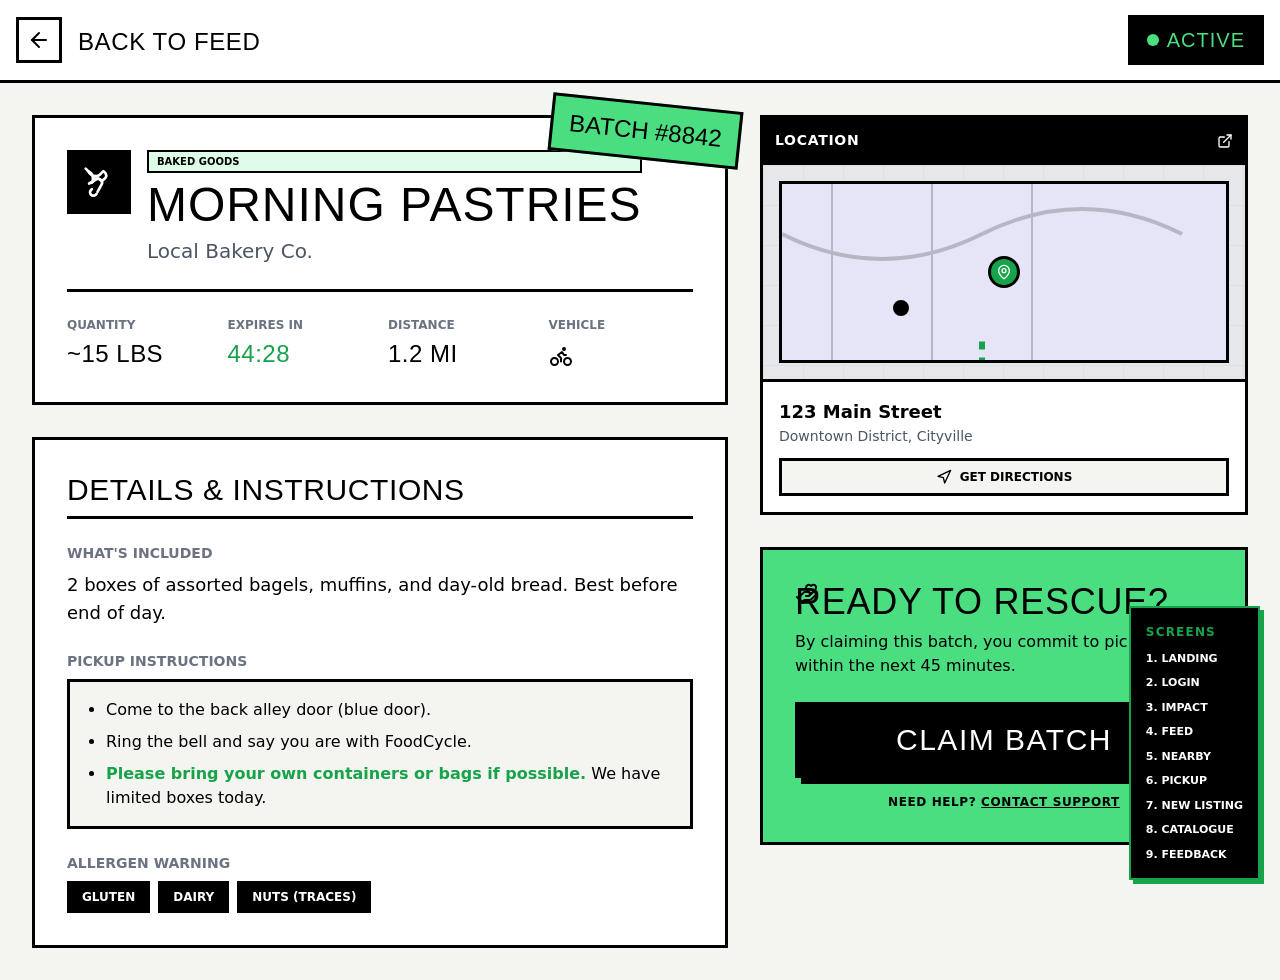
<file: pickup.html>
<!DOCTYPE html>
<html lang="en">
<head>
    <meta charset="UTF-8">
    <meta name="viewport" content="width=device-width, initial-scale=1.0">
    <title>FoodCycle — Pickup Details</title>
    <link rel="stylesheet" href="styles.css">
</head>
<body class="bg-page min-h-screen flex flex-col">

    <!-- Navigation -->
    <nav class="site-nav">
        <div class="nav-inner">
            <div class="flex items-center gap-4">
                <a href="feed.html" class="p-2 brutal-border transition-colors" onmouseover="this.style.background='var(--brand-400)'" onmouseout="this.style.background='transparent'">
                    <i data-icon="arrow-left" class="icon icon-lg"></i>
                </a>
                <div class="sm-flex hidden items-center gap-2">
                    <span class="font-display text-2xl tracking-wide mt-1">Back to Feed</span>
                </div>
            </div>
            <div class="flex items-center gap-3">
                <div class="brutal-border font-display text-xl uppercase tracking-wider flex items-center gap-2" style="background:#000;color:var(--brand-400);padding:0.5rem 1rem">
                    <span class="pulse" style="width:0.75rem;height:0.75rem;background:var(--brand-400);border-radius:9999px;display:inline-block"></span>
                    Active
                </div>
            </div>
        </div>
    </nav>

    <main class="flex-grow container py-8">

        <div class="grid grid-cols-1 lg-grid-cols-12 gap-8">

            <!-- Left Column: Details -->
            <div class="lg-col-span-7 space-y-8">

                <!-- Header Info -->
                <div class="bg-white brutal-border p-6 sm-p-8 relative">
                    <div class="pickup-batch-badge">Batch #8842</div>

                    <div class="flex items-start gap-4 mb-6">
                        <div class="brutal-border flex-shrink-0 flex items-center justify-center" style="width:4rem;height:4rem;background:#000;color:#fff">
                            <i data-icon="croissant" class="icon icon-xl"></i>
                        </div>
                        <div>
                            <div class="badge-brand mb-2">Baked Goods</div>
                            <h1 class="font-display text-4xl sm-text-5xl leading-none mb-2">Morning Pastries</h1>
                            <p class="text-xl font-medium text-gray-600">Local Bakery Co.</p>
                        </div>
                    </div>

                    <div class="brutal-border-t pt-6 grid grid-cols-2 sm-grid-cols-4 gap-4">
                        <div>
                            <p class="pickup-stat">Quantity</p>
                            <p class="font-display text-2xl">~15 lbs</p>
                        </div>
                        <div>
                            <p class="pickup-stat">Expires In</p>
                            <p class="font-display text-2xl text-brand-600">44:28</p>
                        </div>
                        <div>
                            <p class="pickup-stat">Distance</p>
                            <p class="font-display text-2xl">1.2 mi</p>
                        </div>
                        <div>
                            <p class="pickup-stat">Vehicle</p>
                            <p class="font-display text-2xl"><i data-icon="bike" class="icon icon-lg inline-block"></i></p>
                        </div>
                    </div>
                </div>

                <!-- Description & Instructions -->
                <div class="bg-white brutal-border p-6 sm-p-8">
                    <h2 class="font-display text-3xl uppercase mb-6" style="border-bottom:3px solid #000;padding-bottom:0.5rem">Details & Instructions</h2>

                    <div class="space-y-6">
                        <div>
                            <h3 class="font-bold uppercase text-sm text-gray-500 mb-2">What's Included</h3>
                            <p class="font-medium text-lg">2 boxes of assorted bagels, muffins, and day-old bread. Best before end of day.</p>
                        </div>

                        <div>
                            <h3 class="font-bold uppercase text-sm text-gray-500 mb-2">Pickup Instructions</h3>
                            <div class="brutal-border p-4 font-medium" style="background:var(--bg)">
                                <ul style="list-style:disc;padding-left:1.25rem" class="space-y-2">
                                    <li>Come to the back alley door (blue door).</li>
                                    <li>Ring the bell and say you are with FoodCycle.</li>
                                    <li><strong class="text-brand-600">Please bring your own containers or bags if possible.</strong> We have limited boxes today.</li>
                                </ul>
                            </div>
                        </div>

                        <div>
                            <h3 class="font-bold uppercase text-sm text-gray-500 mb-2">Allergen Warning</h3>
                            <div class="flex gap-2">
                                <span class="brutal-border" style="background:#000;color:#fff;padding:0.25rem 0.75rem;font-size:0.75rem;font-weight:700;text-transform:uppercase">Gluten</span>
                                <span class="brutal-border" style="background:#000;color:#fff;padding:0.25rem 0.75rem;font-size:0.75rem;font-weight:700;text-transform:uppercase">Dairy</span>
                                <span class="brutal-border" style="background:#000;color:#fff;padding:0.25rem 0.75rem;font-size:0.75rem;font-weight:700;text-transform:uppercase">Nuts (Traces)</span>
                            </div>
                        </div>
                    </div>
                </div>

            </div>

            <!-- Right Column: Map & Actions -->
            <div class="lg-col-span-5 space-y-8">

                <!-- Map Card -->
                <div class="bg-white brutal-border overflow-hidden flex flex-col" style="height:400px">
                    <div class="brutal-border-b p-3 flex justify-between items-center" style="background:#000;color:#fff">
                        <h2 class="font-bold uppercase tracking-wider text-sm">Location</h2>
                        <button style="color:#fff" onmouseover="this.style.color='var(--brand-400)'" onmouseout="this.style.color='#fff'"><i data-icon="external-link" class="icon icon-sm"></i></button>
                    </div>

                    <!-- Map Area -->
                    <div class="flex-grow relative" style="background:var(--gray-200)">
                        <div class="absolute inset-0 bg-grid" style="opacity:0.3"></div>
                        <div class="absolute inset-0 p-4">
                            <div class="brutal-border w-full h-full relative overflow-hidden" style="background:#e5e5f7">
                                <svg class="absolute inset-0 w-full h-full" style="opacity:0.2" xmlns="http://www.w3.org/2000/svg">
                                    <path d="M0,50 Q100,100 200,50 T400,50" fill="none" stroke="black" stroke-width="4"/>
                                    <path d="M50,0 L50,400 M150,0 L150,400 M250,0 L250,400" fill="none" stroke="black" stroke-width="2"/>
                                </svg>
                                <div class="map-pin absolute" style="top:50%;left:50%;transform:translate(-50%,-50%);z-index:10">
                                    <i data-icon="map-pin" class="icon icon-sm" style="color:#fff"></i>
                                </div>
                                <svg class="absolute inset-0 w-full h-full" xmlns="http://www.w3.org/2000/svg">
                                    <path d="M100,300 L200,200 L200,150" fill="none" stroke="var(--brand-600)" stroke-width="6" stroke-dasharray="8 8" class="pulse"/>
                                </svg>
                                <div class="map-dot absolute" style="bottom:25%;left:25%;background:#000"></div>
                            </div>
                        </div>
                    </div>

                    <div class="p-4 brutal-border-t bg-white">
                        <p class="font-bold text-lg">123 Main Street</p>
                        <p class="text-sm text-gray-600 font-medium">Downtown District, Cityville</p>
                        <button class="w-full brutal-border py-2 font-bold text-xs uppercase flex items-center justify-center gap-2 mt-3 transition-colors" style="background:var(--bg)" onmouseover="this.style.background='var(--brand-400)'" onmouseout="this.style.background='var(--bg)'">
                            <i data-icon="navigation" class="icon icon-sm"></i> Get Directions
                        </button>
                    </div>
                </div>

                <!-- Action Card -->
                <div class="brutal-border p-6 sm-p-8 relative overflow-hidden" style="background:var(--brand-400)">
                    <i data-icon="hand-heart" class="icon absolute" style="right:-2.5rem;bottom:-2.5rem;width:12rem;height:12rem;opacity:0.2;color:#000;transform:rotate(12deg)"></i>

                    <div class="relative z-10">
                        <h2 class="font-display text-4xl mb-2">Ready to Rescue?</h2>
                        <p class="font-medium mb-6" style="color:#000">By claiming this batch, you commit to picking it up within the next 45 minutes.</p>

                        <button class="w-full brutal-shadow font-display text-3xl uppercase tracking-wider mb-4 transition-colors" style="background:#000;color:#fff;padding:1.25rem;border:none;cursor:pointer" onmouseover="this.style.background='#fff';this.style.color='#000'" onmouseout="this.style.background='#000';this.style.color='#fff'">
                            Claim Batch
                        </button>

                        <p class="text-center text-xs font-bold uppercase tracking-wider">
                            Need help? <a href="feedback.html" class="underline" onmouseover="this.style.color='#fff'" onmouseout="this.style.color='#000'">Contact Support</a>
                        </p>
                    </div>
                </div>

            </div>
        </div>
    </main>

    <script src="icons.js"></script>
    <script src="nav.js"></script>
</body>
</html>
</file>
<file: styles.css>
/* ============================================================
   FoodCycle — Community Food Rescue Platform
   Shared Stylesheet (Pure Vanilla CSS, No Dependencies)
   ============================================================ */

/* ----- Reset & Base ----- */
*, *::before, *::after {
    margin: 0;
    padding: 0;
    box-sizing: border-box;
}

html {
    -webkit-text-size-adjust: 100%;
    -webkit-font-smoothing: antialiased;
    -moz-osx-font-smoothing: grayscale;
}

body {
    font-family: system-ui, -apple-system, "Segoe UI", Roboto, "Helvetica Neue", Arial, sans-serif;
    line-height: 1.5;
    color: #000;
    background-color: #f4f4f0;
    min-height: 100vh;
}

a { color: inherit; text-decoration: none; }
img { max-width: 100%; display: block; }
button, input, select, textarea { font-family: inherit; font-size: inherit; }
button { cursor: pointer; background: none; border: none; }
ul, ol { list-style: none; }

::selection { background: #16a34a; color: #fff; }

/* ----- CSS Custom Properties ----- */
:root {
    /* FoodCycle Green Theme */
    --brand-50: #f0fdf4;
    --brand-100: #dcfce7;
    --brand-400: #4ade80;
    --brand-500: #22c55e;
    --brand-600: #16a34a;
    --brand-900: #14532d;
    --brand-950: #052e16;

    /* Rescue_Arch Theme */
    --arch-black: #0A0A0A;
    --arch-white: #F4F4F0;
    --arch-accent: #FF3B00;
    --arch-gray: #8E8E8E;
    --arch-light: #EAEAE5;

    /* Shared */
    --black: #000;
    --white: #fff;
    --bg: #f4f4f0;
    --gray-100: #f3f4f6;
    --gray-200: #e5e7eb;
    --gray-300: #d1d5db;
    --gray-400: #9ca3af;
    --gray-500: #6b7280;
    --gray-600: #4b5563;

    /* Fonts */
    --font-body: system-ui, -apple-system, "Segoe UI", Roboto, "Helvetica Neue", Arial, sans-serif;
    --font-display: Impact, Haettenschweiler, "Arial Narrow Bold", sans-serif;
    --font-mono: "Cascadia Code", "Fira Code", Consolas, "Courier New", monospace;

    /* Sizing */
    --container: 1280px;
}

/* ----- Typography ----- */
.font-display {
    font-family: var(--font-display);
    font-weight: 400;
    text-transform: uppercase;
    letter-spacing: 0.02em;
}

.font-mono {
    font-family: var(--font-mono);
}

.text-xs { font-size: 0.75rem; line-height: 1rem; }
.text-sm { font-size: 0.875rem; line-height: 1.25rem; }
.text-base { font-size: 1rem; line-height: 1.5rem; }
.text-lg { font-size: 1.125rem; line-height: 1.75rem; }
.text-xl { font-size: 1.25rem; line-height: 1.75rem; }
.text-2xl { font-size: 1.5rem; line-height: 2rem; }
.text-3xl { font-size: 1.875rem; line-height: 2.25rem; }
.text-4xl { font-size: 2.25rem; line-height: 2.5rem; }
.text-5xl { font-size: 3rem; line-height: 1; }
.text-6xl { font-size: 3.75rem; line-height: 1; }
.text-7xl { font-size: 4.5rem; line-height: 1; }
.text-8xl { font-size: 6rem; line-height: 1; }

.font-bold { font-weight: 700; }
.font-medium { font-weight: 500; }
.uppercase { text-transform: uppercase; }
.tracking-wide { letter-spacing: 0.025em; }
.tracking-wider { letter-spacing: 0.05em; }
.tracking-widest { letter-spacing: 0.1em; }
.tracking-tight { letter-spacing: -0.025em; }
.leading-none { line-height: 1; }
.leading-tight { line-height: 1.1; }
.text-center { text-align: center; }
.text-right { text-align: right; }
.line-through { text-decoration: line-through; }
.underline { text-decoration: underline; }
.truncate { overflow: hidden; text-overflow: ellipsis; white-space: nowrap; }
.line-clamp-1 { display: -webkit-box; -webkit-line-clamp: 1; -webkit-box-orient: vertical; overflow: hidden; }
.line-clamp-2 { display: -webkit-box; -webkit-line-clamp: 2; -webkit-box-orient: vertical; overflow: hidden; }

/* ----- Colors (text) ----- */
.text-white { color: var(--white); }
.text-black { color: var(--black); }
.text-brand-400 { color: var(--brand-400); }
.text-brand-600 { color: var(--brand-600); }
.text-brand-900 { color: var(--brand-900); }
.text-gray-400 { color: var(--gray-400); }
.text-gray-500 { color: var(--gray-500); }
.text-gray-600 { color: var(--gray-600); }
.text-arch-accent { color: var(--arch-accent); }
.text-arch-gray { color: var(--arch-gray); }

/* ----- Colors (background) ----- */
.bg-white { background-color: var(--white); }
.bg-black { background-color: var(--black); }
.bg-page { background-color: var(--bg); }
.bg-brand-50 { background-color: var(--brand-50); }
.bg-brand-100 { background-color: var(--brand-100); }
.bg-brand-400 { background-color: var(--brand-400); }
.bg-brand-600 { background-color: var(--brand-600); }
.bg-brand-900 { background-color: var(--brand-900); }
.bg-gray-100 { background-color: var(--gray-100); }
.bg-gray-200 { background-color: var(--gray-200); }
.bg-arch-light { background-color: var(--arch-light); }
.bg-arch-black { background-color: var(--arch-black); }
.bg-arch-white { background-color: var(--arch-white); }

/* ----- Layout: Flex ----- */
.flex { display: flex; }
.inline-flex { display: inline-flex; }
.flex-col { flex-direction: column; }
.flex-row { flex-direction: row; }
.flex-wrap { flex-wrap: wrap; }
.flex-1 { flex: 1 1 0%; }
.flex-grow { flex-grow: 1; }
.flex-shrink-0 { flex-shrink: 0; }
.items-center { align-items: center; }
.items-start { align-items: start; }
.items-end { align-items: end; }
.justify-center { justify-content: center; }
.justify-between { justify-content: space-between; }
.justify-around { justify-content: space-around; }
.self-center { align-self: center; }

.gap-1 { gap: 0.25rem; }
.gap-2 { gap: 0.5rem; }
.gap-3 { gap: 0.75rem; }
.gap-4 { gap: 1rem; }
.gap-6 { gap: 1.5rem; }
.gap-8 { gap: 2rem; }

/* ----- Layout: Grid ----- */
.grid { display: grid; }
.grid-cols-1 { grid-template-columns: repeat(1, 1fr); }
.grid-cols-2 { grid-template-columns: repeat(2, 1fr); }
.grid-cols-3 { grid-template-columns: repeat(3, 1fr); }
.col-span-2 { grid-column: span 2; }

/* ----- Layout: Position ----- */
.relative { position: relative; }
.absolute { position: absolute; }
.fixed { position: fixed; }
.sticky { position: sticky; top: 0; }
.inset-0 { top: 0; right: 0; bottom: 0; left: 0; }
.z-10 { z-index: 10; }
.z-20 { z-index: 20; }
.z-30 { z-index: 30; }
.z-40 { z-index: 40; }
.z-50 { z-index: 50; }

/* ----- Sizing ----- */
.w-full { width: 100%; }
.h-full { height: 100%; }
.min-h-screen { min-height: 100vh; }
.min-w-0 { min-width: 0; }

.container {
    max-width: var(--container);
    margin-left: auto;
    margin-right: auto;
    padding-left: 1rem;
    padding-right: 1rem;
}

/* ----- Spacing ----- */
.p-0 { padding: 0; }
.p-1 { padding: 0.25rem; }
.p-2 { padding: 0.5rem; }
.p-3 { padding: 0.75rem; }
.p-4 { padding: 1rem; }
.p-5 { padding: 1.25rem; }
.p-6 { padding: 1.5rem; }
.p-8 { padding: 2rem; }
.px-2 { padding-left: 0.5rem; padding-right: 0.5rem; }
.px-3 { padding-left: 0.75rem; padding-right: 0.75rem; }
.px-4 { padding-left: 1rem; padding-right: 1rem; }
.px-6 { padding-left: 1.5rem; padding-right: 1.5rem; }
.px-8 { padding-left: 2rem; padding-right: 2rem; }
.py-1 { padding-top: 0.25rem; padding-bottom: 0.25rem; }
.py-2 { padding-top: 0.5rem; padding-bottom: 0.5rem; }
.py-3 { padding-top: 0.75rem; padding-bottom: 0.75rem; }
.py-4 { padding-top: 1rem; padding-bottom: 1rem; }
.py-5 { padding-top: 1.25rem; padding-bottom: 1.25rem; }
.py-8 { padding-top: 2rem; padding-bottom: 2rem; }
.py-12 { padding-top: 3rem; padding-bottom: 3rem; }
.py-16 { padding-top: 4rem; padding-bottom: 4rem; }
.pt-2 { padding-top: 0.5rem; }
.pt-4 { padding-top: 1rem; }
.pt-6 { padding-top: 1.5rem; }
.pt-8 { padding-top: 2rem; }
.pt-12 { padding-top: 3rem; }
.pb-1 { padding-bottom: 0.25rem; }
.pb-2 { padding-bottom: 0.5rem; }
.pl-4 { padding-left: 1rem; }
.pl-5 { padding-left: 1.25rem; }
.pl-6 { padding-left: 1.5rem; }

.m-0 { margin: 0; }
.mx-auto { margin-left: auto; margin-right: auto; }
.mb-1 { margin-bottom: 0.25rem; }
.mb-2 { margin-bottom: 0.5rem; }
.mb-3 { margin-bottom: 0.75rem; }
.mb-4 { margin-bottom: 1rem; }
.mb-6 { margin-bottom: 1.5rem; }
.mb-8 { margin-bottom: 2rem; }
.mt-1 { margin-top: 0.25rem; }
.mt-2 { margin-top: 0.5rem; }
.mt-3 { margin-top: 0.75rem; }
.mt-4 { margin-top: 1rem; }
.mt-6 { margin-top: 1.5rem; }
.mt-8 { margin-top: 2rem; }
.mt-12 { margin-top: 3rem; }
.mr-4 { margin-right: 1rem; }
.ml-2 { margin-left: 0.5rem; }
.ml-4 { margin-left: 1rem; }
.ml-8 { margin-left: 2rem; }

.space-y-2 > * + * { margin-top: 0.5rem; }
.space-y-4 > * + * { margin-top: 1rem; }
.space-y-6 > * + * { margin-top: 1.5rem; }
.space-y-8 > * + * { margin-top: 2rem; }
.space-x-1 > * + * { margin-left: 0.25rem; }
.space-x-8 > * + * { margin-left: 2rem; }

/* ----- Overflow ----- */
.overflow-hidden { overflow: hidden; }
.overflow-y-auto { overflow-y: auto; }
.overflow-x-auto { overflow-x: auto; }
.whitespace-nowrap { white-space: nowrap; }

/* ----- Visibility & Opacity ----- */
.hidden { display: none; }
.block { display: block; }
.inline-block { display: inline-block; }
.opacity-50 { opacity: 0.5; }
.opacity-60 { opacity: 0.6; }
.opacity-75 { opacity: 0.75; }
.pointer-events-none { pointer-events: none; }
.sr-only {
    position: absolute; width: 1px; height: 1px;
    padding: 0; margin: -1px; overflow: hidden;
    clip: rect(0,0,0,0); white-space: nowrap; border: 0;
}

/* ----- Borders & Rounding ----- */
.rounded-full { border-radius: 9999px; }
.border-0 { border: none; }
.border-dashed { border-style: dashed; }

/* ----- Transforms ----- */
.rotate-6 { transform: rotate(6deg); }
.rotate-12 { transform: rotate(12deg); }
.-rotate-6 { transform: rotate(-6deg); }
.-rotate-12 { transform: rotate(-12deg); }
.-skew-x-12 { transform: skewX(-12deg); }

/* ----- Transitions ----- */
.transition-colors { transition: color 0.2s ease, background-color 0.2s ease, border-color 0.2s ease; }
.transition-transform { transition: transform 0.2s ease; }
.transition-all { transition: all 0.2s ease; }

/* ----- Cursors ----- */
.cursor-pointer { cursor: pointer; }
.cursor-not-allowed { cursor: not-allowed; }

/* ----- Object fit ----- */
.object-cover { object-fit: cover; }

/* ============================================================
   BRUTALIST DESIGN SYSTEM — FoodCycle Theme
   ============================================================ */

.brutal-border { border: 3px solid #000; }
.brutal-border-b { border-bottom: 3px solid #000; }
.brutal-border-t { border-top: 3px solid #000; }
.brutal-border-r { border-right: 3px solid #000; }
.brutal-border-l { border-left: 3px solid #000; }

.brutal-shadow {
    box-shadow: 6px 6px 0px #000;
    transition: all 0.2s ease;
}
.brutal-shadow:hover {
    box-shadow: 2px 2px 0px #000;
    transform: translate(4px, 4px);
}

.brutal-shadow-sm {
    box-shadow: 4px 4px 0px #000;
    transition: all 0.2s ease;
}
.brutal-shadow-sm:hover {
    box-shadow: 2px 2px 0px #000;
    transform: translate(2px, 2px);
}
.brutal-shadow-sm:active {
    box-shadow: 0 0 0 #000;
    transform: translate(4px, 4px);
}

.brutal-shadow-green {
    box-shadow: 6px 6px 0px var(--brand-600);
    transition: all 0.2s ease;
}
.brutal-shadow-green:hover {
    box-shadow: 2px 2px 0px var(--brand-600);
    transform: translate(4px, 4px);
}

/* ============================================================
   BRUTALIST DESIGN SYSTEM — Rescue_Arch Theme
   ============================================================ */

.arch-border { border: 2px solid var(--arch-black); }
.arch-border-b { border-bottom: 2px solid var(--arch-black); }
.arch-border-t { border-top: 2px solid var(--arch-black); }
.arch-border-r { border-right: 2px solid var(--arch-black); }
.arch-border-l { border-left: 2px solid var(--arch-black); }

.arch-input {
    width: 100%;
    background: transparent;
    border: none;
    border-bottom: 2px solid var(--arch-black);
    padding: 1rem 0;
    font-family: var(--font-mono);
    font-size: 1rem;
    transition: all 0.2s ease;
    outline: none;
}
.arch-input:focus {
    border-bottom-color: var(--arch-accent);
    background: rgba(255, 59, 0, 0.05);
    padding-left: 0.5rem;
}
.arch-input::placeholder { color: var(--arch-gray); }

.arch-input-sm {
    width: 100%;
    background: transparent;
    border: none;
    border-bottom: 2px solid var(--arch-black);
    padding: 0.75rem 0;
    font-family: var(--font-mono);
    font-size: 0.875rem;
    transition: all 0.2s ease;
    outline: none;
}
.arch-input-sm:focus {
    border-bottom-color: var(--arch-accent);
    background: rgba(255, 59, 0, 0.05);
    padding-left: 0.5rem;
}

.arch-textarea {
    width: 100%;
    background: transparent;
    border: 2px solid var(--arch-black);
    padding: 1rem;
    font-family: var(--font-mono);
    font-size: 1rem;
    resize: vertical;
    min-height: 150px;
    transition: all 0.2s ease;
    outline: none;
}
.arch-textarea:focus {
    border-color: var(--arch-accent);
    background: rgba(255, 59, 0, 0.05);
}

.arch-btn {
    display: inline-flex;
    align-items: center;
    justify-content: space-between;
    width: 100%;
    padding: 1.25rem;
    background: var(--arch-black);
    color: var(--arch-white);
    font-weight: 700;
    text-transform: uppercase;
    letter-spacing: 0.05em;
    transition: all 0.2s ease;
    border: 2px solid var(--arch-black);
    cursor: pointer;
}
.arch-btn:hover {
    background: var(--arch-accent);
    border-color: var(--arch-accent);
    transform: translateY(-2px);
    box-shadow: 0 4px 0 var(--arch-black);
}
.arch-btn:active {
    transform: translateY(0);
    box-shadow: none;
}

.arch-btn-outline {
    display: inline-flex;
    align-items: center;
    justify-content: center;
    padding: 0.75rem 1.5rem;
    background: transparent;
    color: var(--arch-black);
    font-weight: 700;
    text-transform: uppercase;
    letter-spacing: 0.05em;
    transition: all 0.2s ease;
    border: 2px solid var(--arch-black);
    font-size: 0.875rem;
    cursor: pointer;
}
.arch-btn-outline:hover {
    background: var(--arch-black);
    color: var(--arch-white);
}

.arch-btn-sm {
    display: inline-flex;
    align-items: center;
    justify-content: center;
    padding: 0.75rem 1.5rem;
    background: var(--arch-black);
    color: var(--arch-white);
    font-weight: 700;
    text-transform: uppercase;
    letter-spacing: 0.05em;
    transition: all 0.2s ease;
    border: 2px solid var(--arch-black);
    font-size: 0.875rem;
    cursor: pointer;
}
.arch-btn-sm:hover {
    background: var(--arch-accent);
    border-color: var(--arch-accent);
    transform: translateY(-2px);
    box-shadow: 0 4px 0 var(--arch-black);
}

/* ============================================================
   PATTERNS & BACKGROUNDS
   ============================================================ */

.bg-stripes {
    background-image: repeating-linear-gradient(
        45deg, #000 0, #000 2px, transparent 2px, transparent 8px
    );
}

.bg-grid {
    background-size: 40px 40px;
    background-image:
        linear-gradient(to right, rgba(0,0,0,0.1) 1px, transparent 1px),
        linear-gradient(to bottom, rgba(0,0,0,0.1) 1px, transparent 1px);
}

.bg-grid-light {
    background-size: 20px 20px;
    background-image:
        linear-gradient(to right, rgba(0,0,0,0.1) 1px, transparent 1px),
        linear-gradient(to bottom, rgba(0,0,0,0.1) 1px, transparent 1px);
}

.bg-blueprint {
    background-size: 40px 40px;
    background-image:
        linear-gradient(to right, rgba(10,10,10,0.05) 1px, transparent 1px),
        linear-gradient(to bottom, rgba(10,10,10,0.05) 1px, transparent 1px);
}

/* ============================================================
   COMPONENTS
   ============================================================ */

/* --- Navigation --- */
.site-nav {
    border-bottom: 3px solid #000;
    background: #fff;
    position: sticky;
    top: 0;
    z-index: 50;
}

.site-nav .nav-inner {
    max-width: var(--container);
    margin: 0 auto;
    padding: 0 1rem;
    display: flex;
    justify-content: space-between;
    align-items: center;
    height: 5rem;
}

.site-nav .logo {
    display: flex;
    align-items: center;
    gap: 0.5rem;
    flex-shrink: 0;
}

.site-nav .logo-icon {
    width: 2.5rem;
    height: 2.5rem;
    background: var(--brand-600);
    border: 3px solid #000;
    display: flex;
    align-items: center;
    justify-content: center;
    transform: rotate(-6deg);
    color: #fff;
}

.site-nav .logo-text {
    font-family: var(--font-display);
    font-size: 1.875rem;
    letter-spacing: 0.025em;
    text-transform: uppercase;
    margin-top: 0.25rem;
}

.nav-links {
    display: none;
    align-items: center;
    gap: 2rem;
    font-weight: 700;
    text-transform: uppercase;
    letter-spacing: 0.05em;
    font-size: 0.875rem;
}

.nav-links a:hover { color: var(--brand-600); }

.nav-links .btn-nav {
    background: #000;
    color: #fff;
    padding: 0.75rem 1.5rem;
    box-shadow: 6px 6px 0px #000;
    transition: all 0.2s ease;
}
.nav-links .btn-nav:hover { background: var(--brand-600); }

.mobile-menu-btn {
    padding: 0.5rem;
    border: 3px solid #000;
    background: var(--brand-400);
    display: flex;
    align-items: center;
    justify-content: center;
}

/* --- Buttons --- */
.btn-primary {
    background: var(--brand-600);
    color: #fff;
    padding: 1.25rem 2rem;
    font-family: var(--font-display);
    font-size: 1.5rem;
    text-transform: uppercase;
    text-align: center;
    box-shadow: 6px 6px 0px #000;
    transition: all 0.2s ease;
    display: inline-block;
    border: none;
    cursor: pointer;
}
.btn-primary:hover {
    box-shadow: 2px 2px 0px #000;
    transform: translate(4px, 4px);
}

.btn-secondary {
    background: #fff;
    color: #000;
    padding: 1.25rem 2rem;
    font-family: var(--font-display);
    font-size: 1.5rem;
    text-transform: uppercase;
    text-align: center;
    border: 3px solid #000;
    box-shadow: 6px 6px 0px var(--brand-600);
    transition: all 0.2s ease;
    display: inline-block;
    cursor: pointer;
}
.btn-secondary:hover {
    box-shadow: 2px 2px 0px var(--brand-600);
    transform: translate(4px, 4px);
}

.btn-black {
    background: #000;
    color: #fff;
    padding: 0.75rem 1rem;
    font-weight: 700;
    text-transform: uppercase;
    font-size: 0.75rem;
    letter-spacing: 0.025em;
    box-shadow: 4px 4px 0px #000;
    transition: all 0.2s ease;
    border: 3px solid #000;
    cursor: pointer;
}
.btn-black:hover {
    background: var(--brand-600);
    box-shadow: 2px 2px 0px #000;
    transform: translate(2px, 2px);
}

.btn-white-outline {
    background: #fff;
    color: #000;
    padding: 0.375rem 1rem;
    font-weight: 700;
    text-transform: uppercase;
    font-size: 0.75rem;
    border: 2px solid #000;
    transition: all 0.2s ease;
    cursor: pointer;
}
.btn-white-outline:hover { background: var(--brand-400); }

.btn-full-black {
    width: 100%;
    background: #000;
    color: #fff;
    padding: 0.75rem;
    font-family: var(--font-display);
    font-size: 1.25rem;
    text-transform: uppercase;
    letter-spacing: 0.05em;
    transition: background 0.2s ease;
    border: none;
    cursor: pointer;
}
.btn-full-black:hover { background: var(--brand-600); }

.btn-full-white {
    width: 100%;
    background: #fff;
    color: #000;
    padding: 0.75rem;
    font-family: var(--font-display);
    font-size: 1.25rem;
    text-transform: uppercase;
    letter-spacing: 0.05em;
    border-top: 3px solid #000;
    transition: background 0.2s ease;
    cursor: pointer;
}
.btn-full-white:hover { background: var(--brand-400); }

/* --- Cards --- */
.card {
    background: #fff;
    border: 3px solid #000;
}

.card-hover {
    background: #fff;
    border: 3px solid #000;
    transition: box-shadow 0.3s ease;
}
.card-hover:hover {
    box-shadow: 8px 8px 0 var(--arch-black);
}

/* --- Badges --- */
.badge {
    display: inline-block;
    padding: 0.125rem 0.5rem;
    font-weight: 700;
    text-transform: uppercase;
    font-size: 0.625rem;
}

.badge-black {
    background: #000;
    color: #fff;
    font-family: var(--font-mono);
    font-size: 0.5625rem;
    padding: 0.25rem 0.5rem;
}

.badge-outline {
    border: 2px solid #000;
    font-family: var(--font-mono);
    font-size: 0.5625rem;
    padding: 0.25rem 0.5rem;
    font-weight: 700;
    text-transform: uppercase;
}

.badge-green {
    background: var(--brand-400);
    border: 2px solid #000;
    font-weight: 700;
    font-size: 0.625rem;
    text-transform: uppercase;
    padding: 0.125rem 0.5rem;
}

.badge-brand {
    background: var(--brand-100);
    border: 2px solid #000;
    font-weight: 700;
    font-size: 0.625rem;
    text-transform: uppercase;
    padding: 0.125rem 0.5rem;
}

/* --- Tag / Skewed label --- */
.tag-skew {
    display: inline-block;
    background: var(--brand-400);
    border: 3px solid #000;
    padding: 0.25rem 1rem;
    font-weight: 700;
    text-transform: uppercase;
    letter-spacing: 0.1em;
    font-size: 0.875rem;
    transform: skewX(-12deg);
}

.tag-black-skew {
    display: inline-block;
    background: #000;
    color: #fff;
    padding: 0.25rem 0.75rem;
    font-weight: 700;
    text-transform: uppercase;
    letter-spacing: 0.1em;
    font-size: 0.875rem;
    transform: skewX(-12deg);
}

/* --- Form inputs (FoodCycle theme) --- */
.input-brutal {
    width: 100%;
    border: 3px solid #000;
    padding: 1rem;
    font-weight: 700;
    font-size: 1.125rem;
    background: var(--bg);
    outline: none;
    transition: border-color 0.2s ease;
}
.input-brutal:focus {
    border-color: var(--brand-600);
}

.select-brutal {
    width: 100%;
    border: 3px solid #000;
    padding: 1rem;
    font-weight: 700;
    font-size: 1.125rem;
    background: var(--bg);
    outline: none;
    appearance: auto;
}
.select-brutal:focus {
    border-color: var(--brand-600);
}

.textarea-brutal {
    width: 100%;
    border: 3px solid #000;
    padding: 1rem;
    font-weight: 500;
    font-size: 1.125rem;
    background: var(--bg);
    outline: none;
    resize: vertical;
}
.textarea-brutal:focus {
    border-color: var(--brand-600);
}

.checkbox-brutal {
    width: 1.25rem;
    height: 1.25rem;
    border: 3px solid #000;
    accent-color: var(--brand-600);
    cursor: pointer;
}

/* --- Filter checkbox (Rescue_Arch) --- */
.filter-checkbox:checked + label {
    background-color: var(--arch-black);
    color: var(--arch-white);
    border-color: var(--arch-black);
}

/* Rating input (feedback) */
.rating-input:checked + label {
    background-color: var(--arch-black);
    color: var(--arch-white);
    border-color: var(--arch-black);
}

/* --- Image Placeholders --- */
.img-placeholder {
    background: linear-gradient(135deg, #e0e0d8 0%, #d0d0c8 50%, #c8c8c0 100%);
    display: flex;
    align-items: center;
    justify-content: center;
    color: var(--gray-400);
    position: relative;
    overflow: hidden;
}

.img-placeholder-dark {
    background: linear-gradient(135deg, #2a2a2a 0%, #1a1a1a 50%, #111 100%);
    display: flex;
    align-items: center;
    justify-content: center;
    color: var(--gray-500);
    overflow: hidden;
}

.img-placeholder-stripes {
    background-image: repeating-linear-gradient(
        45deg, #ddd 0, #ddd 2px, #e8e8e0 2px, #e8e8e0 8px
    );
    display: flex;
    align-items: center;
    justify-content: center;
    overflow: hidden;
}

/* --- Crosshair decoration (login) --- */
.crosshair {
    position: absolute;
    width: 20px;
    height: 20px;
}
.crosshair::before, .crosshair::after {
    content: '';
    position: absolute;
    background: var(--arch-black);
}
.crosshair::before {
    top: 50%; left: 0; right: 0;
    height: 1px; transform: translateY(-50%);
}
.crosshair::after {
    left: 50%; top: 0; bottom: 0;
    width: 1px; transform: translateX(-50%);
}

/* --- Progress Bar --- */
.progress-bar {
    height: 0.5rem;
    width: 100%;
    background: var(--gray-200);
    border: 3px solid #000;
    overflow: hidden;
}
.progress-bar-fill {
    height: 100%;
    background: var(--brand-600);
}

/* ============================================================
   ANIMATIONS
   ============================================================ */

/* Marquee */
.marquee-container {
    overflow: hidden;
    white-space: nowrap;
    border-top: 3px solid #000;
    border-bottom: 3px solid #000;
    background: var(--brand-600);
    color: #fff;
    padding: 0.5rem 0;
}
.marquee-content {
    display: inline-block;
    animation: marquee 20s linear infinite;
    font-family: var(--font-display);
    font-size: 1.5rem;
    letter-spacing: 0.05em;
}
@keyframes marquee {
    0% { transform: translateX(0); }
    100% { transform: translateX(-50%); }
}

/* Pulse */
.pulse {
    animation: pulse 2s cubic-bezier(0.4,0,0.6,1) infinite;
}
@keyframes pulse {
    0%, 100% { opacity: 1; }
    50% { opacity: 0.5; }
}

.pulse-ring {
    animation: pulseRing 1.5s cubic-bezier(0,0,0.2,1) infinite;
}
@keyframes pulseRing {
    0% { transform: scale(1); opacity: 0.75; }
    100% { transform: scale(2); opacity: 0; }
}

/* Bounce */
.bounce {
    animation: bounce 1s infinite;
}
@keyframes bounce {
    0%, 100% { transform: translateY(-25%); animation-timing-function: cubic-bezier(0.8,0,1,1); }
    50% { transform: translateY(0); animation-timing-function: cubic-bezier(0,0,0.2,1); }
}

/* ============================================================
   SCROLLBAR (Rescue_Arch)
   ============================================================ */

.custom-scrollbar::-webkit-scrollbar { width: 8px; height: 8px; }
.custom-scrollbar::-webkit-scrollbar-track { background: var(--bg); border-left: 2px solid var(--arch-black); }
.custom-scrollbar::-webkit-scrollbar-thumb { background: var(--arch-black); }
.custom-scrollbar::-webkit-scrollbar-thumb:hover { background: var(--arch-accent); }

.feed-scroll::-webkit-scrollbar { width: 8px; }
.feed-scroll::-webkit-scrollbar-track { background: var(--bg); border-left: 3px solid #000; }
.feed-scroll::-webkit-scrollbar-thumb { background: #000; }
.feed-scroll::-webkit-scrollbar-thumb:hover { background: var(--brand-600); }

.hide-scroll::-webkit-scrollbar { display: none; }
.hide-scroll { -ms-overflow-style: none; scrollbar-width: none; }

/* ============================================================
   ICON SIZING
   ============================================================ */

.icon { display: inline-block; vertical-align: middle; }
.icon-sm { width: 1rem; height: 1rem; }
.icon-md { width: 1.25rem; height: 1.25rem; }
.icon-lg { width: 1.5rem; height: 1.5rem; }
.icon-xl { width: 2rem; height: 2rem; }
.icon-2xl { width: 3rem; height: 3rem; }
.icon-hero { width: 4rem; height: 4rem; }
.icon-huge { width: 16rem; height: 16rem; }

/* ============================================================
   RESPONSIVE
   ============================================================ */

@media (min-width: 640px) {
    .container { padding-left: 1.5rem; padding-right: 1.5rem; }
    .sm-flex { display: flex; }
    .sm-block { display: block; }
    .sm-hidden { display: none; }
    .sm-text-7xl { font-size: 4.5rem; }
    .sm-text-8xl { font-size: 6rem; }
    .sm-text-5xl { font-size: 3rem; }
    .sm-flex-row { flex-direction: row; }
    .sm-grid-cols-2 { grid-template-columns: repeat(2, 1fr); }
    .sm-grid-cols-4 { grid-template-columns: repeat(4, 1fr); }
    .sm-items-center { align-items: center; }
    .sm-text-left { text-align: left; }
    .sm-w-auto { width: auto; }
    .sm-p-8 { padding: 2rem; }
    .sm-px-6 { padding-left: 1.5rem; padding-right: 1.5rem; }
}

@media (min-width: 768px) {
    .nav-links { display: flex; }
    .mobile-menu-btn { display: none; }
    .md-flex { display: flex; }
    .md-block { display: block; }
    .md-hidden { display: none; }
    .md-grid-cols-2 { grid-template-columns: repeat(2, 1fr); }
    .md-grid-cols-3 { grid-template-columns: repeat(3, 1fr); }
    .md-flex-row { flex-direction: row; }
    .md-items-end { align-items: flex-end; }
}

@media (min-width: 1024px) {
    .container { padding-left: 2rem; padding-right: 2rem; }
    .lg-flex { display: flex; }
    .lg-block { display: block; }
    .lg-hidden { display: none; }
    .lg-grid-cols-2 { grid-template-columns: repeat(2, 1fr); }
    .lg-grid-cols-3 { grid-template-columns: repeat(3, 1fr); }
    .lg-grid-cols-12 { grid-template-columns: repeat(12, 1fr); }
    .lg-col-span-1 { grid-column: span 1; }
    .lg-col-span-2 { grid-column: span 2; }
    .lg-col-span-5 { grid-column: span 5; }
    .lg-col-span-7 { grid-column: span 7; }
    .lg-flex-row { flex-direction: row; }
    .lg-py-24 { padding-top: 6rem; padding-bottom: 6rem; }
    .lg-p-10 { padding: 2.5rem; }
    .lg-p-12 { padding: 3rem; }
    .lg-text-6xl { font-size: 3.75rem; }
    .lg-text-huge { font-size: 8.75rem; line-height: 0.85; }
}

@media (min-width: 1280px) {
    .xl-flex { display: flex; }
    .xl-hidden { display: none; }
    .xl-grid-cols-3 { grid-template-columns: repeat(3, 1fr); }
}

/* ============================================================
   FOOTER
   ============================================================ */

.site-footer {
    background: #000;
    color: #fff;
    border-top: 3px solid var(--brand-600);
}
.site-footer .footer-inner {
    max-width: var(--container);
    margin: 0 auto;
    padding: 3rem 1rem;
    display: flex;
    flex-direction: column;
    align-items: center;
    gap: 1.5rem;
}
.site-footer .footer-links {
    display: flex;
    gap: 1.5rem;
    font-weight: 700;
    text-transform: uppercase;
    font-size: 0.875rem;
    letter-spacing: 0.05em;
}
.site-footer .footer-links a:hover { color: var(--brand-400); }

@media (min-width: 768px) {
    .site-footer .footer-inner {
        flex-direction: row;
        justify-content: space-between;
    }
}

/* --- Arch Footer --- */
.arch-footer {
    padding: 1.5rem;
    display: flex;
    justify-content: space-between;
    align-items: center;
    font-family: var(--font-mono);
    font-size: 0.625rem;
    color: var(--arch-gray);
    text-transform: uppercase;
    letter-spacing: 0.1em;
}
.arch-footer a:hover { color: var(--arch-black); }

/* ============================================================
   PAGE-SPECIFIC: Hero (index.html)
   ============================================================ */

.hero-text-giant {
    font-family: var(--font-display);
    font-size: 4.5rem;
    line-height: 0.85;
    text-transform: uppercase;
}
@media (min-width: 640px) {
    .hero-text-giant { font-size: 6rem; }
}
@media (min-width: 1024px) {
    .hero-text-giant { font-size: 8.75rem; }
}

.hero-accent-line {
    border-left: 6px solid var(--brand-600);
    padding-left: 1.5rem;
    padding-top: 0.5rem;
    padding-bottom: 0.5rem;
}

.hero-image-frame {
    position: relative;
    background: #fff;
    border: 3px solid #000;
    padding: 1rem;
    z-index: 10;
}

.hero-image-bg {
    position: absolute;
    inset: 0;
    background: var(--brand-400);
    border: 3px solid #000;
    transform: translate(1.5rem, 1.5rem);
}

.hero-stats {
    display: grid;
    grid-template-columns: repeat(3, 1fr);
    gap: 1rem;
    padding-top: 3rem;
    border-top: 3px solid #000;
    margin-top: 3rem;
}

/* ============================================================
   PAGE-SPECIFIC: Feed (feed.html)
   ============================================================ */

.feed-item {
    background: #fff;
    border: 3px solid #000;
    padding: 1rem;
    position: relative;
}

.feed-item-claimed {
    background: var(--gray-200);
    border: 3px solid #000;
    padding: 1rem;
    position: relative;
    opacity: 0.75;
}

.feed-item-expiry {
    position: absolute;
    top: 0;
    right: 0;
    background: #000;
    color: #fff;
    padding: 0.25rem 0.5rem;
    font-weight: 700;
    font-size: 0.75rem;
    text-transform: uppercase;
    border-bottom: 3px solid #000;
    border-left: 3px solid #000;
    z-index: 10;
}

.feed-item-new {
    position: absolute;
    top: 0;
    right: 0;
    background: var(--brand-400);
    color: #000;
    padding: 0.25rem 0.5rem;
    font-weight: 700;
    font-size: 0.75rem;
    text-transform: uppercase;
    border-bottom: 3px solid #000;
    border-left: 3px solid #000;
    z-index: 10;
}

.feed-divider {
    border-top: 2px dashed var(--gray-300);
    margin-top: 0.5rem;
    padding-top: 0.75rem;
}

/* ============================================================
   PAGE-SPECIFIC: Catalogue card image
   ============================================================ */

.catalogue-img {
    height: 12rem;
    border-bottom: 2px solid var(--arch-black);
    position: relative;
    overflow: hidden;
}

.catalogue-img .img-id {
    position: absolute;
    bottom: 0;
    left: 0;
    background: var(--arch-black);
    color: var(--arch-white);
    padding: 0.25rem 0.75rem;
    font-family: var(--font-mono);
    font-size: 0.625rem;
    text-transform: uppercase;
    font-weight: 700;
}

/* Critical badge (catalogue) */
.critical-badge {
    position: absolute;
    top: -0.75rem;
    right: -0.75rem;
    background: var(--arch-accent);
    color: var(--arch-white);
    border: 2px solid var(--arch-black);
    padding: 0.25rem 0.75rem;
    font-family: var(--font-mono);
    font-size: 0.75rem;
    font-weight: 700;
    text-transform: uppercase;
    transform: rotate(3deg);
    z-index: 10;
    box-shadow: 4px 4px 0 var(--arch-black);
}

/* Claimed overlay */
.claimed-overlay {
    position: absolute;
    inset: 0;
    display: flex;
    align-items: center;
    justify-content: center;
    z-index: 30;
    pointer-events: none;
}

.claimed-stamp {
    background: var(--arch-black);
    color: var(--arch-white);
    padding: 0.5rem 1.5rem;
    border: 2px solid var(--arch-black);
    font-weight: 700;
    text-transform: uppercase;
    letter-spacing: 0.1em;
    transform: rotate(-12deg);
    box-shadow: 4px 4px 0 var(--arch-accent);
}

/* ============================================================
   PAGE-SPECIFIC: Nearby (mobile) card
   ============================================================ */

.nearby-card {
    background: #fff;
    border: 3px solid #000;
    position: relative;
}

.nearby-card-header {
    padding: 1rem;
    border-bottom: 3px solid #000;
    display: flex;
    gap: 0.75rem;
}

.nearby-card-body {
    padding: 1rem;
    background: var(--bg);
}

.nearby-distance {
    position: absolute;
    top: -0.75rem;
    right: -0.75rem;
    border: 3px solid #000;
    padding: 0.25rem 0.5rem;
    font-weight: 700;
    font-size: 0.75rem;
    text-transform: uppercase;
    transform: rotate(6deg);
    z-index: 10;
}

/* ============================================================
   PAGE-SPECIFIC: Pickup
   ============================================================ */

.pickup-batch-badge {
    position: absolute;
    top: -1rem;
    right: -1rem;
    background: var(--brand-400);
    border: 3px solid #000;
    padding: 0.5rem 1rem;
    font-family: var(--font-display);
    font-size: 1.5rem;
    text-transform: uppercase;
    transform: rotate(6deg);
    z-index: 10;
}

.pickup-stat {
    font-size: 0.75rem;
    font-weight: 700;
    text-transform: uppercase;
    color: var(--gray-500);
    margin-bottom: 0.25rem;
}

/* ============================================================
   PAGE-SPECIFIC: Impact
   ============================================================ */

.stat-card {
    background: #fff;
    border: 3px solid #000;
    padding: 1.5rem;
    position: relative;
    transition: transform 0.2s ease;
}
.stat-card:hover { transform: translateY(-0.5rem); }

.stat-icon-circle {
    position: absolute;
    top: -1rem;
    right: -1rem;
    width: 3rem;
    height: 3rem;
    background: var(--brand-400);
    border: 3px solid #000;
    border-radius: 9999px;
    display: flex;
    align-items: center;
    justify-content: center;
    z-index: 10;
}

.bar-chart-row .bar-track {
    height: 1.5rem;
    width: 100%;
    background: var(--bg);
    border: 3px solid #000;
}
.bar-chart-row .bar-fill {
    height: 100%;
    border-right: 3px solid #000;
}

/* Mini bar chart */
.mini-chart {
    display: flex;
    align-items: flex-end;
    gap: 0.5rem;
    height: 3rem;
    margin-top: 1.5rem;
}
.mini-chart-bar {
    flex: 1;
    border: 3px solid #000;
}

/* ============================================================
   PAGE-SPECIFIC: Leaderboard
   ============================================================ */

.leaderboard-item {
    display: flex;
    align-items: center;
    padding: 1rem;
    border-bottom: 3px solid #000;
    transition: background 0.2s ease;
}
.leaderboard-item:hover { background: var(--brand-50); }
.leaderboard-item:last-child { border-bottom: none; }

.leaderboard-rank {
    font-family: var(--font-display);
    font-size: 1.875rem;
    width: 2.5rem;
}

.leaderboard-avatar {
    width: 3rem;
    height: 3rem;
    border: 3px solid #000;
    border-radius: 9999px;
    margin-right: 1rem;
    display: flex;
    align-items: center;
    justify-content: center;
    font-weight: 700;
    overflow: hidden;
}

/* ============================================================
   PAGE-SPECIFIC: Pagination
   ============================================================ */

.pagination {
    display: flex;
    justify-content: center;
    align-items: center;
    gap: 1rem;
    font-family: var(--font-mono);
    font-size: 0.875rem;
    font-weight: 700;
}

.page-btn {
    width: 2.5rem;
    height: 2.5rem;
    border: 2px solid var(--arch-black);
    display: flex;
    align-items: center;
    justify-content: center;
    transition: all 0.2s ease;
    cursor: pointer;
    background: transparent;
}
.page-btn:hover {
    background: var(--arch-black);
    color: var(--arch-white);
}

.page-btn-active {
    width: 2.5rem;
    height: 2.5rem;
    background: var(--arch-black);
    color: var(--arch-white);
    border: 2px solid var(--arch-black);
    display: flex;
    align-items: center;
    justify-content: center;
}

/* ============================================================
   MAP PLACEHOLDER
   ============================================================ */

.map-placeholder {
    position: relative;
    overflow: hidden;
}

.map-pin {
    width: 2rem;
    height: 2rem;
    background: var(--brand-600);
    border: 3px solid #000;
    border-radius: 9999px;
    display: flex;
    align-items: center;
    justify-content: center;
    color: #fff;
}

.map-dot {
    width: 1rem;
    height: 1rem;
    border: 3px solid #000;
    border-radius: 9999px;
}

/* ============================================================
   MISC UTILITY
   ============================================================ */

.grayscale { filter: grayscale(100%); }
.grayscale-hover:hover { filter: grayscale(0); }

.border-l-brand {
    border-left: 4px solid #000;
    padding-left: 1rem;
}

.border-l-brand-thick {
    border-left: 6px solid var(--brand-600);
    padding-left: 1.5rem;
}

.drop-shadow-text {
    text-shadow: 4px 4px 0 rgba(0,0,0,1);
}

.no-resize { resize: none; }
</file>
